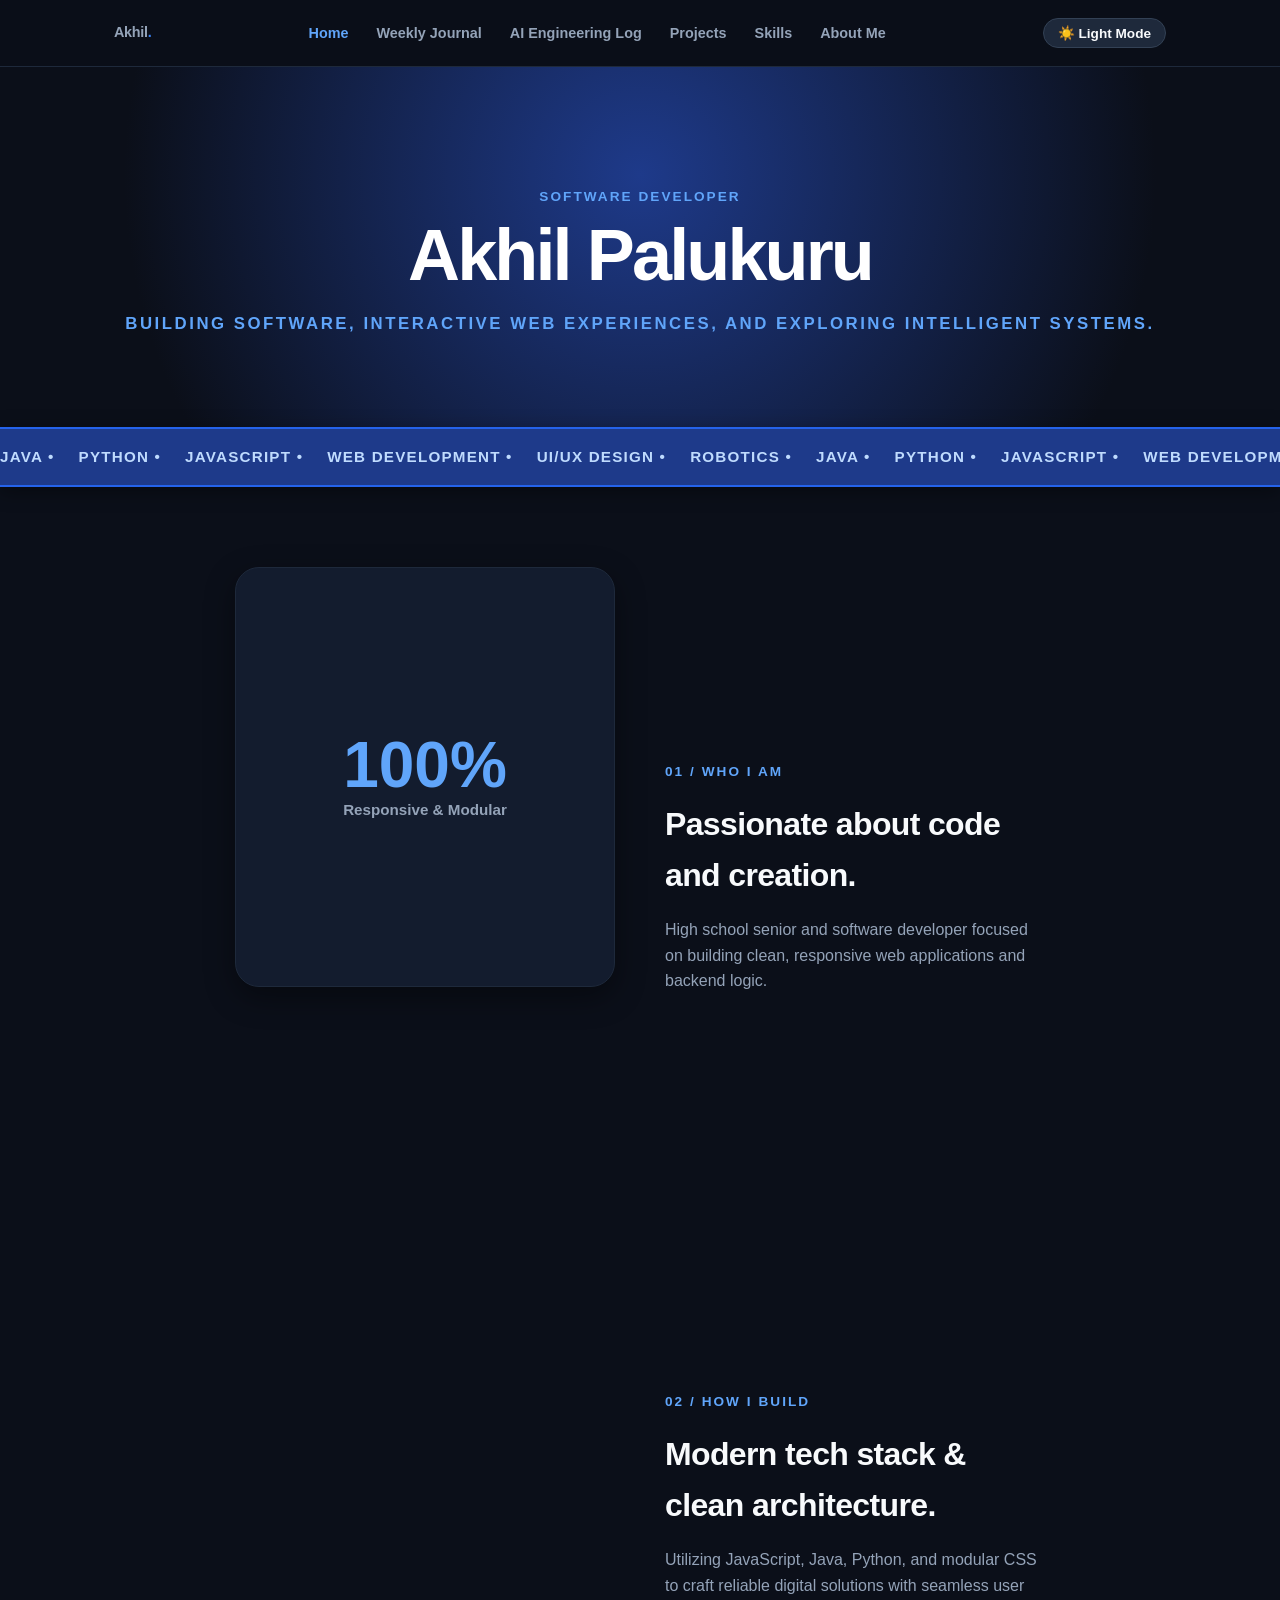
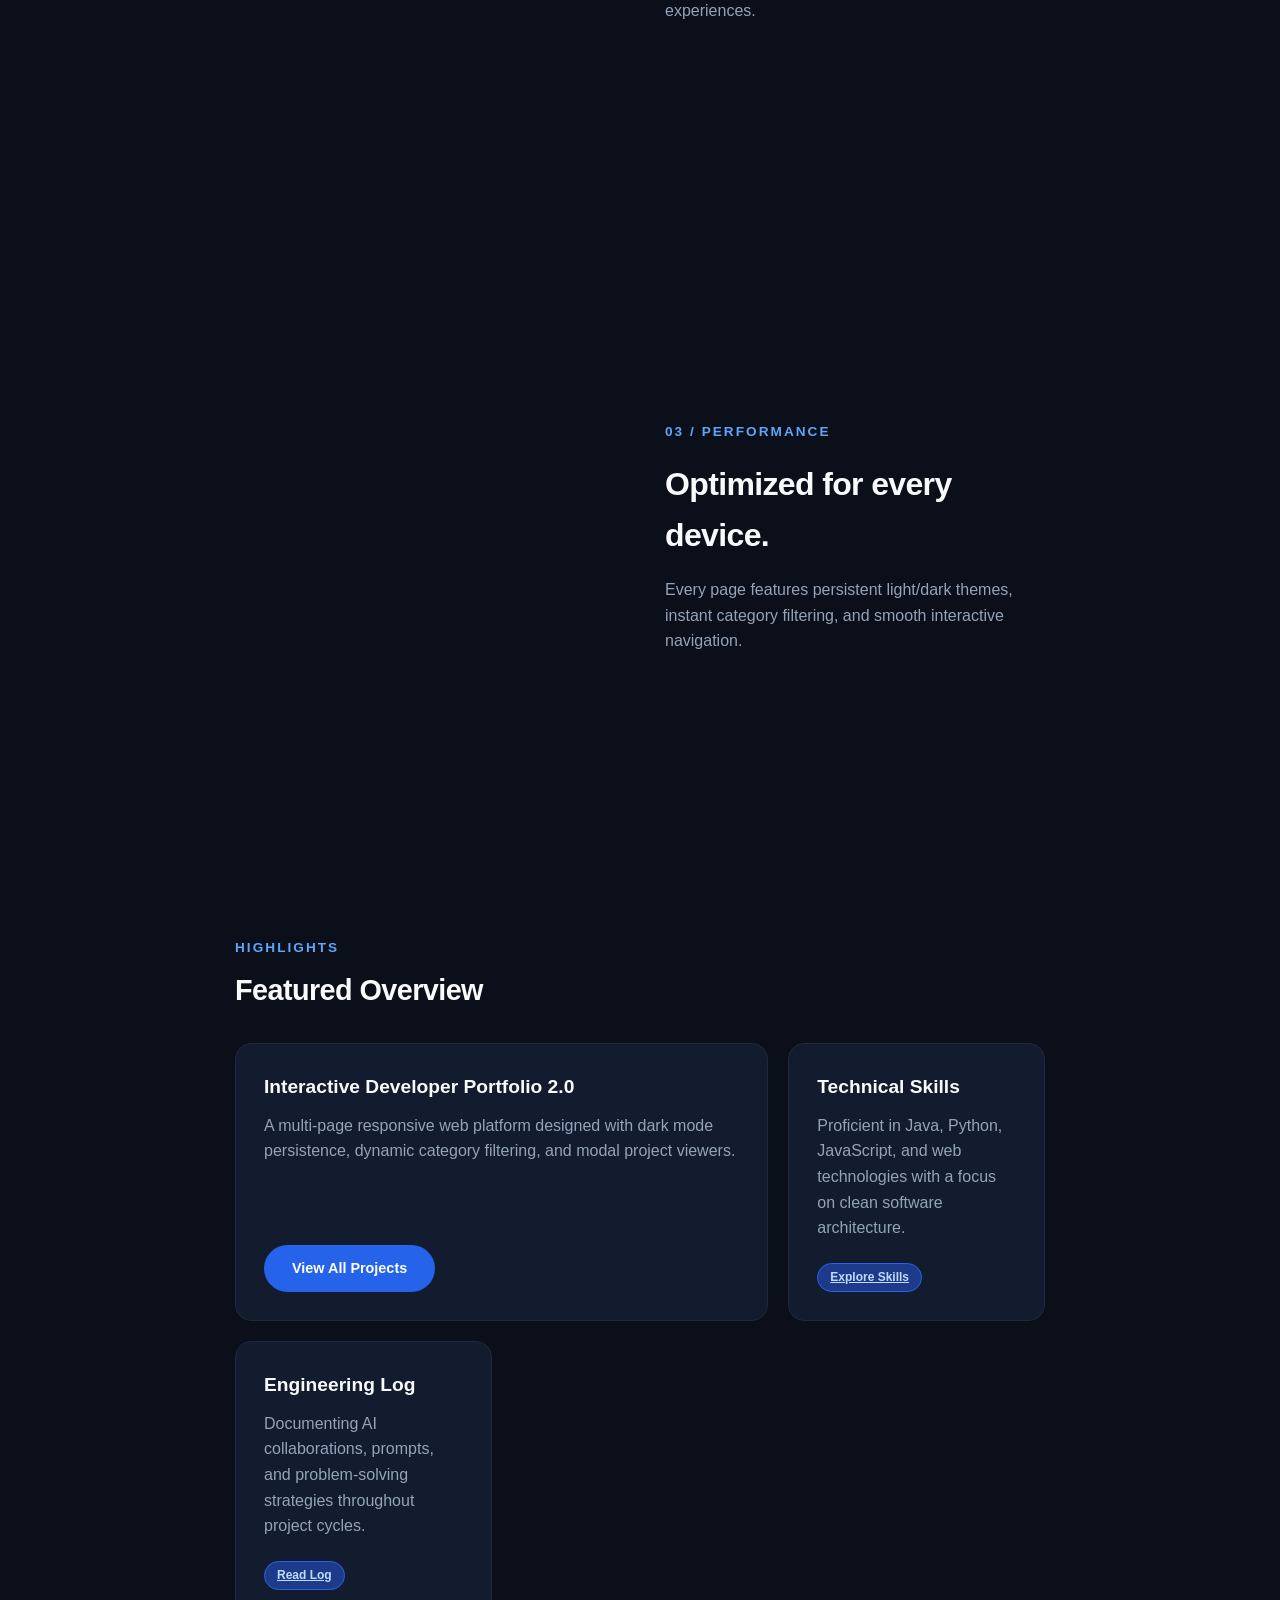
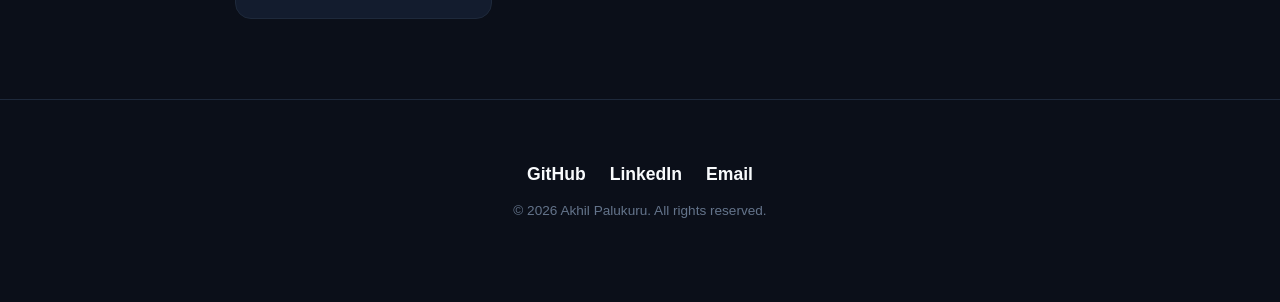
<file: index.html>
<!DOCTYPE html>
<html lang="en">
<head>
  <meta charset="UTF-8">
  <meta name="viewport" content="width=device-width, initial-scale=1.0">
  <title>Akhil Palukuru — Developer Portfolio</title>
  <link rel="stylesheet" href="css/styles.css">
</head>
<body class="dark-theme">

  <div class="scroll-progress" id="scrollProgress"></div>

  <nav class="navbar">
    <div class="nav-container">
      <a href="index.html" class="nav-logo">Akhil<span>.</span></a>
      <ul>
        <li><a href="index.html" class="active">Home</a></li>
        <li><a href="journal.html">Weekly Journal</a></li>
        <li><a href="ai-log.html">AI Engineering Log</a></li>
        <li><a href="projects.html">Projects</a></li>
        <li><a href="skills.html">Skills</a></li>
        <li><a href="about.html">About Me</a></li>
      </ul>
    </div>
  </nav>

  <header class="hero-section">
    <span class="section-label">Software Developer</span>
    <h1 class="hero-name">Akhil Palukuru</h1>
    <p class="hero-subtitle">Building software, interactive web experiences, and exploring intelligent systems.</p>
  </header>

  <div class="marquee-container">
    <div class="marquee-content">
      <div class="marquee-track">
        <span>Java &bull;</span>
        <span>Python &bull;</span>
        <span>JavaScript &bull;</span>
        <span>Web Development &bull;</span>
        <span>UI/UX Design &bull;</span>
        <span>Robotics &bull;</span>
      </div>
      <div class="marquee-track" aria-hidden="true">
        <span>Java &bull;</span>
        <span>Python &bull;</span>
        <span>JavaScript &bull;</span>
        <span>Web Development &bull;</span>
        <span>UI/UX Design &bull;</span>
        <span>Robotics &bull;</span>
      </div>
    </div>
  </div>

  <main class="container">
    
    <!-- Scrollytelling Section -->
    <section class="scrolly-container">
      <div class="scrolly-sticky-visual">
        
        <div class="visual-card active" data-step="1">
          <div class="headshot-wrapper">
            <img src="images/akhil.jpg" alt="Akhil Palukuru" class="headshot-mask">
          </div>
        </div>

        <div class="visual-card" data-step="2">
          <div class="code-preview-card">
            <div class="card-header">
              <span class="dot red"></span>
              <span class="dot yellow"></span>
              <span class="dot green"></span>
            </div>
            <pre><code>const portfolio = {
  version: "2.0",
  developer: "Akhil",
  status: "Deployed"
};</code></pre>
          </div>
        </div>

        <div class="visual-card" data-step="3">
          <div class="stats-badge-card">
            <span class="badge-number">100%</span>
            <span class="badge-text">Responsive & Modular</span>
          </div>
        </div>

      </div>

      <div class="scrolly-content">
        <div class="scrolly-step" data-step="1">
          <span class="section-label">01 / WHO I AM</span>
          <h2>Passionate about code and creation.</h2>
          <p>High school senior and software developer focused on building clean, responsive web applications and backend logic.</p>
        </div>

        <div class="scrolly-step" data-step="2">
          <span class="section-label">02 / HOW I BUILD</span>
          <h2>Modern tech stack & clean architecture.</h2>
          <p>Utilizing JavaScript, Java, Python, and modular CSS to craft reliable digital solutions with seamless user experiences.</p>
        </div>

        <div class="scrolly-step" data-step="3">
          <span class="section-label">03 / PERFORMANCE</span>
          <h2>Optimized for every device.</h2>
          <p>Every page features persistent light/dark themes, instant category filtering, and smooth interactive navigation.</p>
        </div>
      </div>
    </section>

    <!-- Featured Work Bento Section -->
    <section class="bento-section">
      <span class="section-label">HIGHLIGHTS</span>
      <h2 style="font-size: 1.8rem; margin-top: 8px; margin-bottom: 24px;">Featured Overview</h2>

      <div class="bento-grid">
        <div class="bento-card bento-wide">
          <div>
            <h3>Interactive Developer Portfolio 2.0</h3>
            <p>A multi-page responsive web platform designed with dark mode persistence, dynamic category filtering, and modal project viewers.</p>
          </div>
          <div>
            <a href="projects.html" class="btn">View All Projects</a>
          </div>
        </div>

        <div class="bento-card">
          <div>
            <h3>Technical Skills</h3>
            <p>Proficient in Java, Python, JavaScript, and web technologies with a focus on clean software architecture.</p>
          </div>
          <div>
            <a href="skills.html" class="tag">Explore Skills</a>
          </div>
        </div>

        <div class="bento-card">
          <div>
            <h3>Engineering Log</h3>
            <p>Documenting AI collaborations, prompts, and problem-solving strategies throughout project cycles.</p>
          </div>
          <div>
            <a href="ai-log.html" class="tag">Read Log</a>
          </div>
        </div>
      </div>
    </section>
  </main>

  <footer class="footer">
    <div class="footer-links">
      <a href="https://github.com" target="_blank" rel="noopener">GitHub</a>
      <a href="https://linkedin.com" target="_blank" rel="noopener">LinkedIn</a>
      <a href="mailto:example@email.com">Email</a>
    </div>
    <p class="footer-copy">&copy; 2026 Akhil Palukuru. All rights reserved.</p>
  </footer>

  <script src="js/script.js"></script>
</body>
</html>
</file>
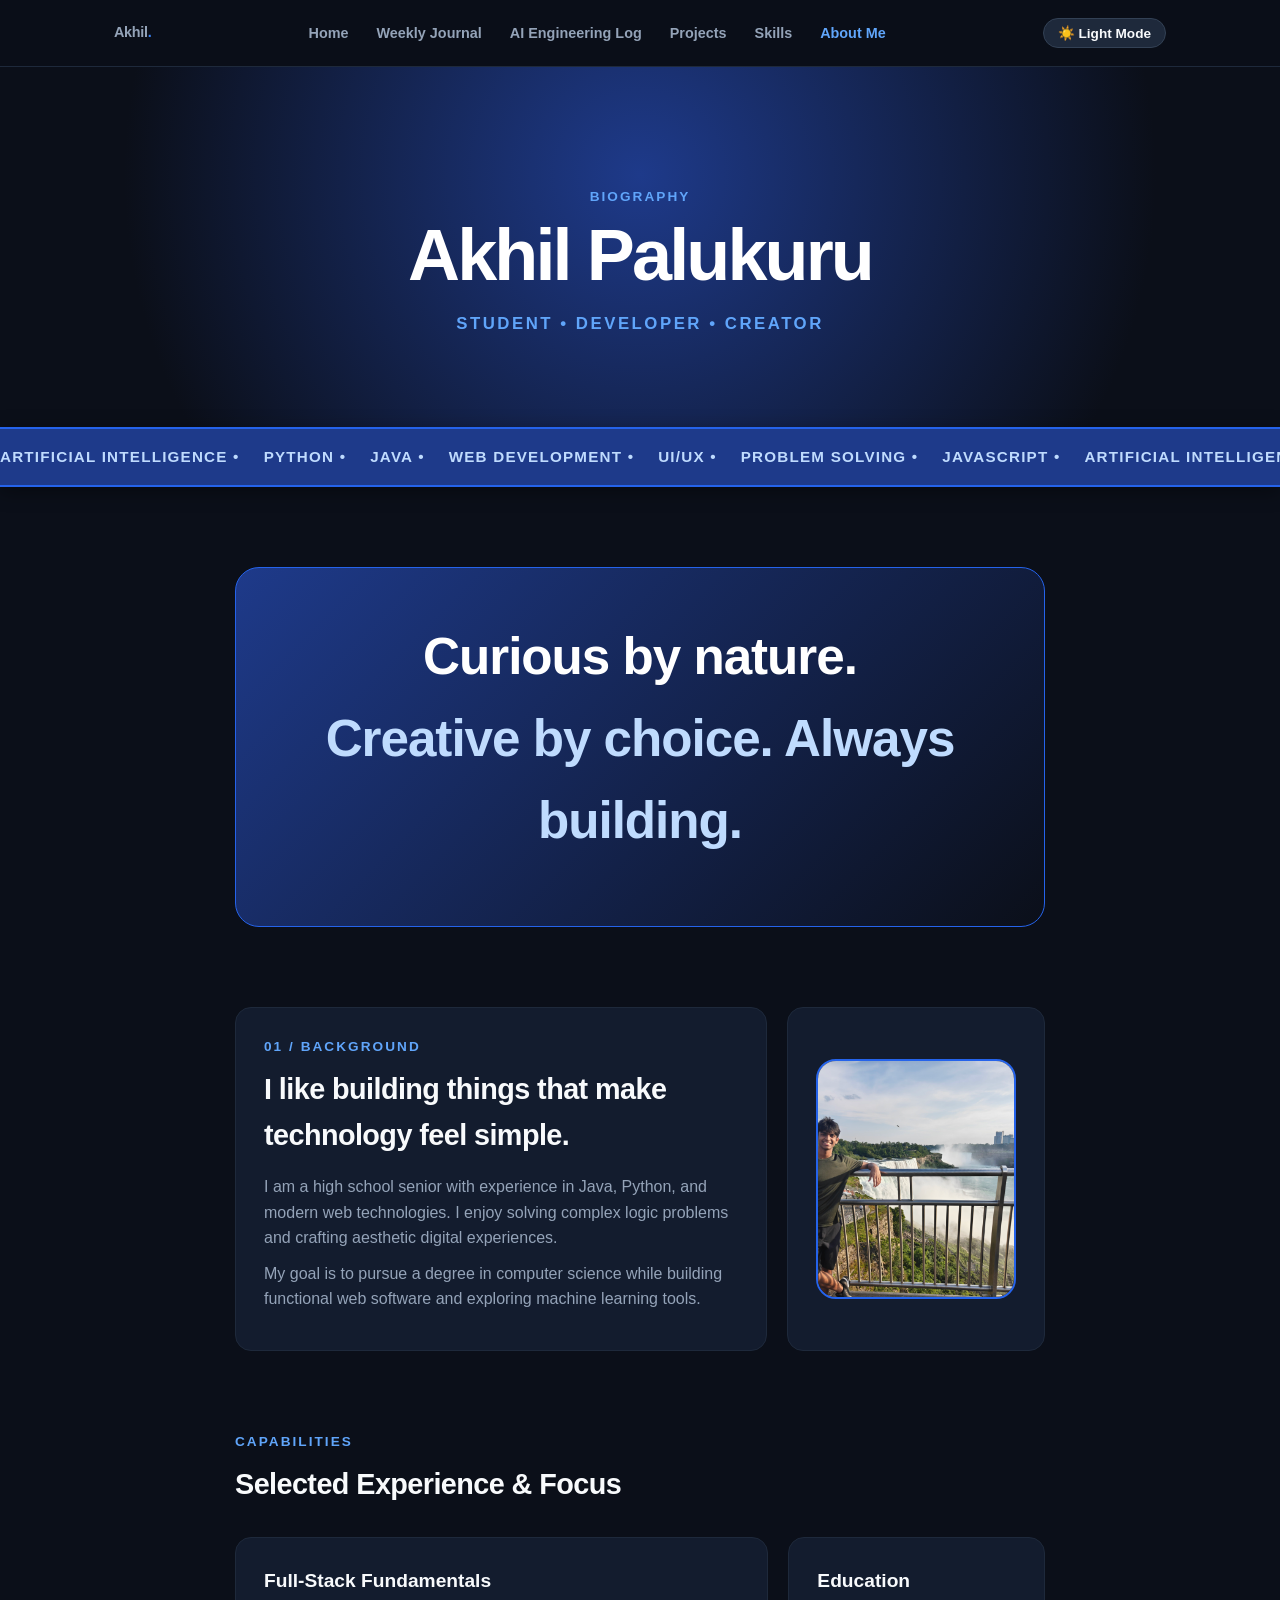
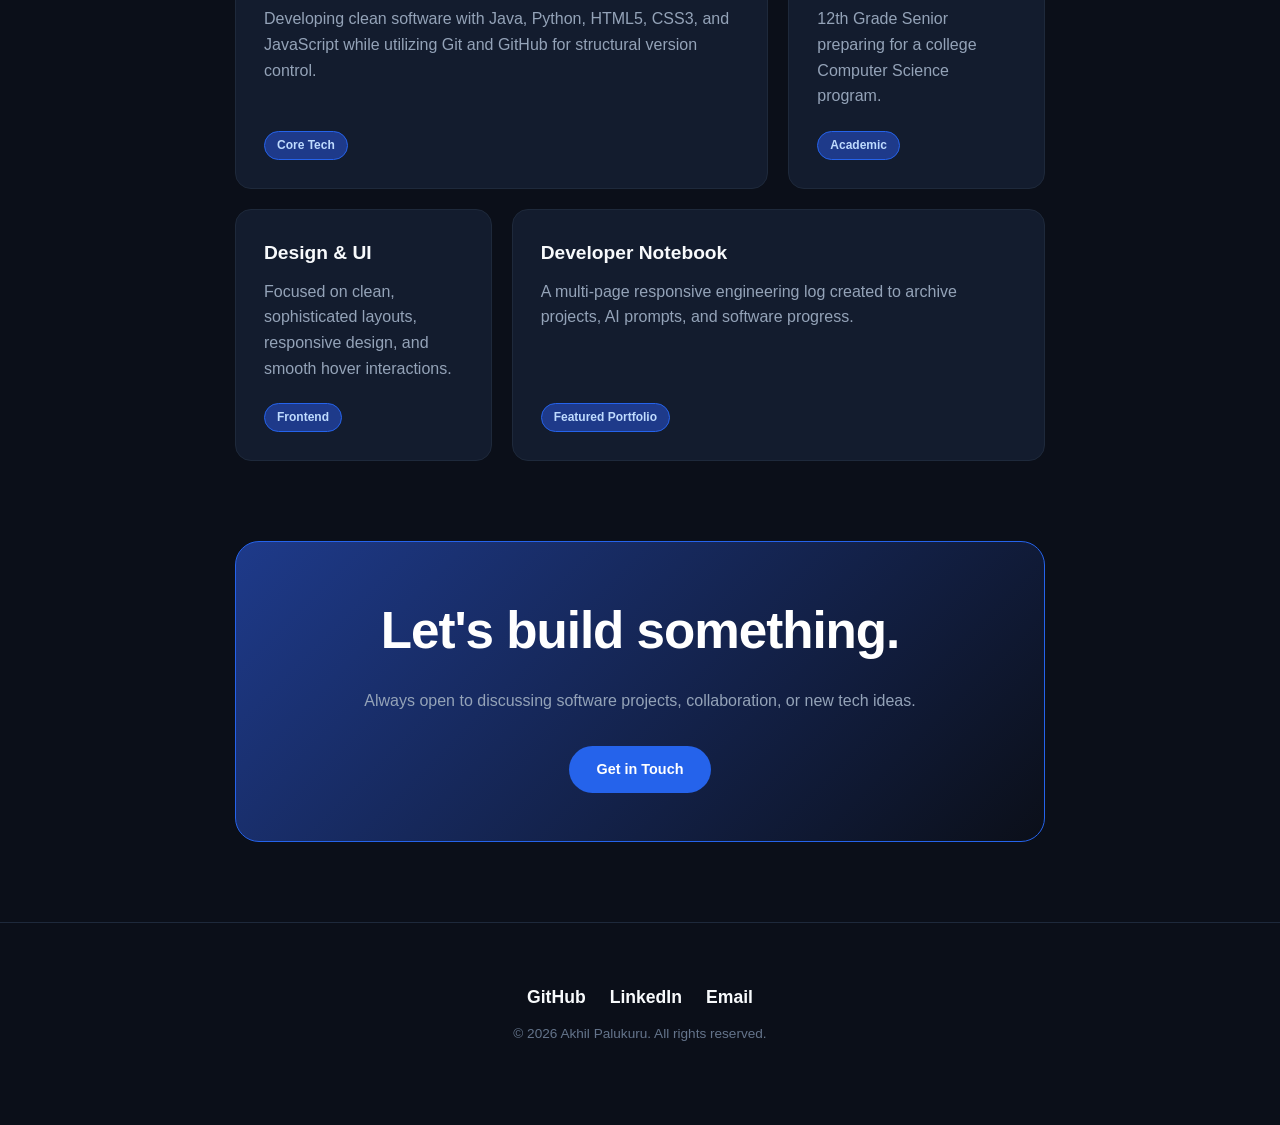
<file: about.html>
<!DOCTYPE html>
<html lang="en">
<head>
    <meta charset="UTF-8">
    <meta name="viewport" content="width=device-width, initial-scale=1.0">
    <title>About Me — Akhil Palukuru</title>
    <link rel="stylesheet" href="css/styles.css">
</head>
<body class="dark-theme">

<!-- Scroll Progress Bar -->
<div class="scroll-progress" id="scrollProgress"></div>

<!-- Navigation Bar -->
<nav class="navbar">
    <div class="nav-container">
        <a href="index.html" class="nav-logo">Akhil<span>.</span></a>
        <ul>
            <li><a href="index.html">Home</a></li>
            <li><a href="journal.html">Weekly Journal</a></li>
            <li><a href="ai-log.html">AI Engineering Log</a></li>
            <li><a href="projects.html">Projects</a></li>
            <li><a href="skills.html">Skills</a></li>
            <li><a href="about.html" class="active">About Me</a></li>
        </ul>
    </div>
</nav>

<!-- Hero Section -->
<header class="hero-section">
    <span class="section-label">Biography</span>
    <h1 class="hero-name">Akhil Palukuru</h1>
    <p class="hero-subtitle">Student &bull; Developer &bull; Creator</p>
</header>

<!-- Marquee Banner -->
<div class="marquee-container">
    <div class="marquee-content">
        <div class="marquee-track">
            <span>Artificial Intelligence &bull;</span>
            <span>Python &bull;</span>
            <span>Java &bull;</span>
            <span>Web Development &bull;</span>
            <span>UI/UX &bull;</span>
            <span>Problem Solving &bull;</span>
            <span>JavaScript &bull;</span>
        </div>
        <div class="marquee-track" aria-hidden="true">
            <span>Artificial Intelligence &bull;</span>
            <span>Python &bull;</span>
            <span>Java &bull;</span>
            <span>Web Development &bull;</span>
            <span>UI/UX &bull;</span>
            <span>Problem Solving &bull;</span>
            <span>JavaScript &bull;</span>
        </div>
    </div>
</div>

<main class="container">

    <!-- Statement Section -->
    <section class="editorial-statement">
        <h2>Curious by nature. <br><span class="muted">Creative by choice. Always building.</span></h2>
    </section>

    <!-- About Grid Section -->
    <section class="bento-section">
        <div class="bento-grid">
            <div class="bento-card bento-wide">
                <div>
                    <span class="section-label">01 / Background</span>
                    <h2>I like building things that make technology feel simple.</h2>
                    <p>I am a high school senior with experience in Java, Python, and modern web technologies. I enjoy solving complex logic problems and crafting aesthetic digital experiences.</p>
                    <p>My goal is to pursue a degree in computer science while building functional web software and exploring machine learning tools.</p>
                </div>
            </div>

            <div class="bento-card" style="display: flex; align-items: center; justify-content: center;">
                <div class="headshot-wrapper">
                    <img src="images/akhil.jpg" alt="Akhil Palukuru" class="headshot-mask">
                </div>
            </div>
        </div>
    </section>

    <!-- Capabilities Bento Grid -->
    <section class="bento-section">
        <span class="section-label">Capabilities</span>
        <h2>Selected Experience & Focus</h2>

        <div class="bento-grid">
            <div class="bento-card bento-wide">
                <div>
                    <h3>Full-Stack Fundamentals</h3>
                    <p>Developing clean software with Java, Python, HTML5, CSS3, and JavaScript while utilizing Git and GitHub for structural version control.</p>
                </div>
                <div>
                    <span class="tag">Core Tech</span>
                </div>
            </div>

            <div class="bento-card">
                <div>
                    <h3>Education</h3>
                    <p>12th Grade Senior preparing for a college Computer Science program.</p>
                </div>
                <div>
                    <span class="tag">Academic</span>
                </div>
            </div>

            <div class="bento-card">
                <div>
                    <h3>Design & UI</h3>
                    <p>Focused on clean, sophisticated layouts, responsive design, and smooth hover interactions.</p>
                </div>
                <div>
                    <span class="tag">Frontend</span>
                </div>
            </div>

            <div class="bento-card bento-wide">
                <div>
                    <h3>Developer Notebook</h3>
                    <p>A multi-page responsive engineering log created to archive projects, AI prompts, and software progress.</p>
                </div>
                <div>
                    <span class="tag">Featured Portfolio</span>
                </div>
            </div>
        </div>
    </section>

    <!-- Call to Action Banner -->
    <section class="editorial-statement">
        <h2>Let's build something.</h2>
        <p class="muted" style="margin-bottom: 20px;">Always open to discussing software projects, collaboration, or new tech ideas.</p>
        <a href="mailto:example@email.com" class="btn">Get in Touch</a>
    </section>

</main>

<!-- Footer Section -->
<footer class="footer">
    <div class="footer-links">
        <a href="https://github.com" target="_blank" rel="noopener">GitHub</a>
        <a href="https://linkedin.com" target="_blank" rel="noopener">LinkedIn</a>
        <a href="mailto:example@email.com">Email</a>
    </div>
    <p class="footer-copy">&copy; 2026 Akhil Palukuru. All rights reserved.</p>
</footer>

<script src="js/script.js"></script>
</body>
</html>
</file>
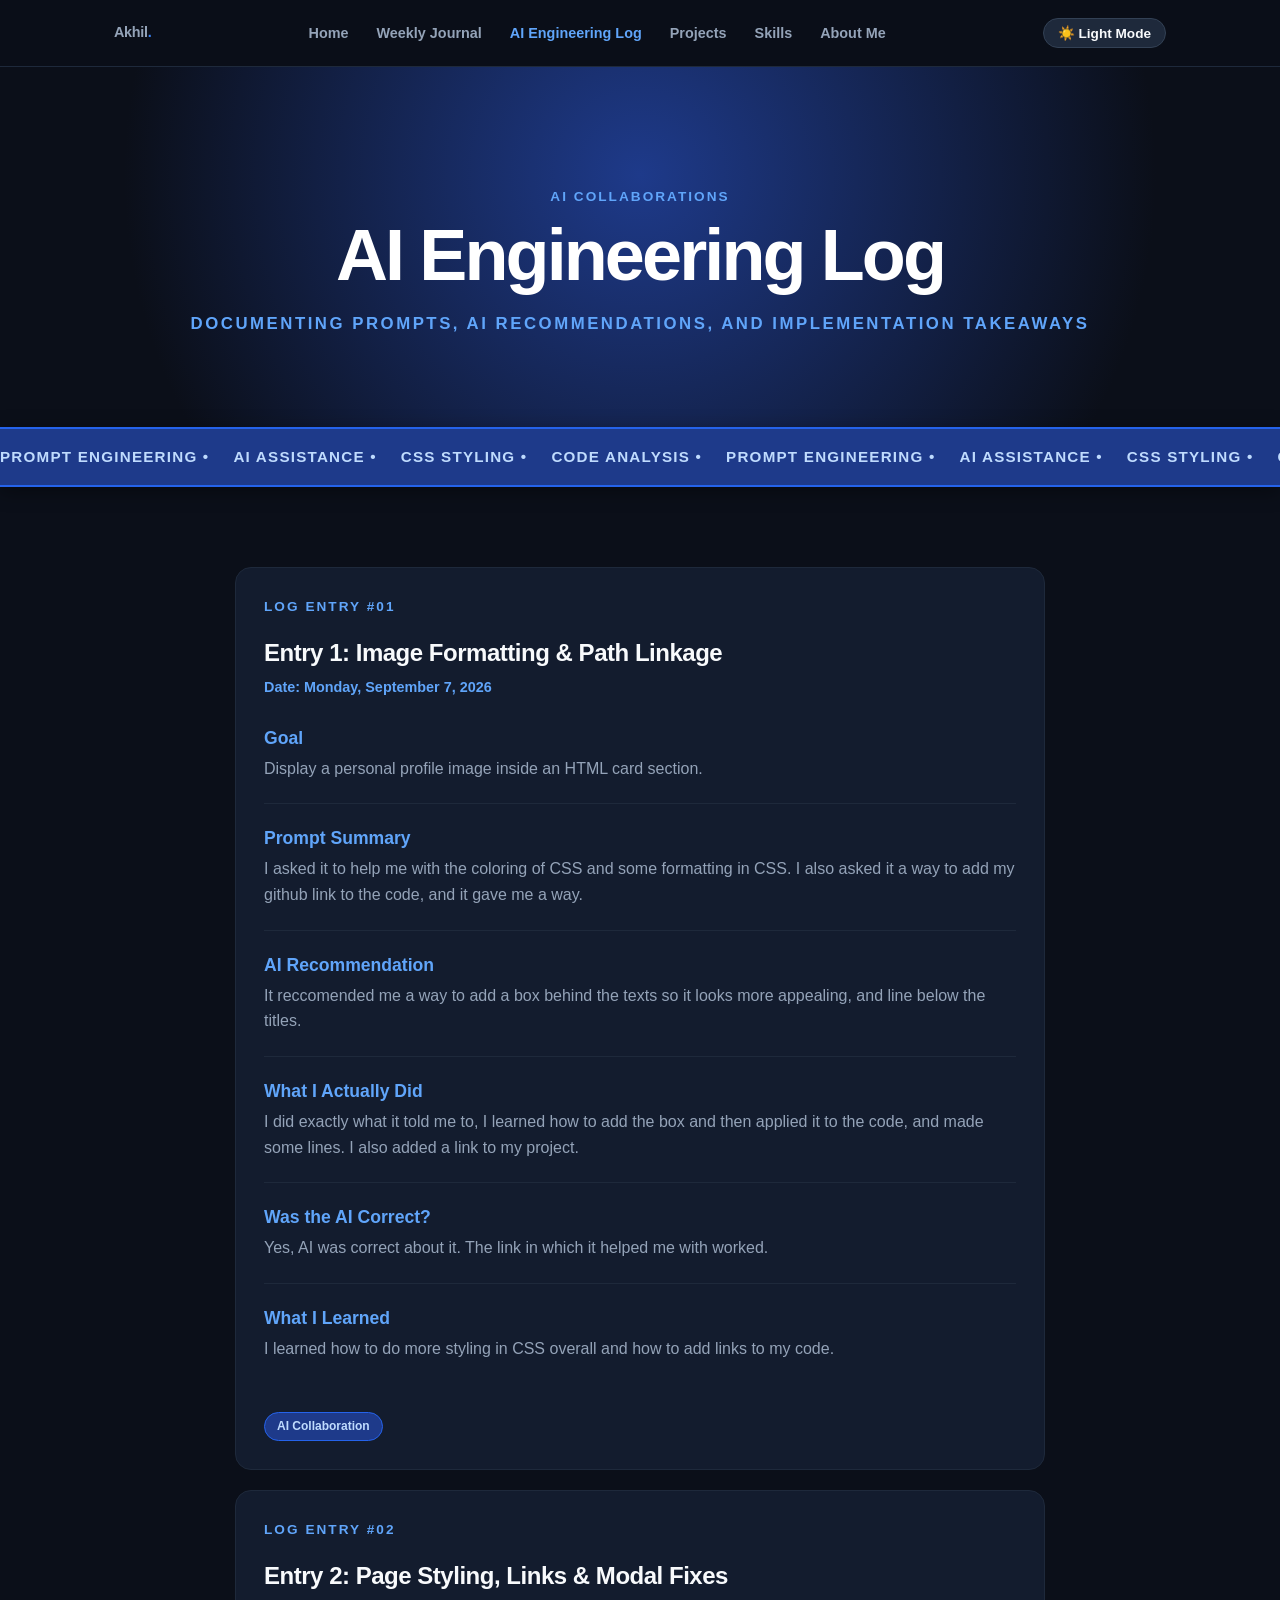
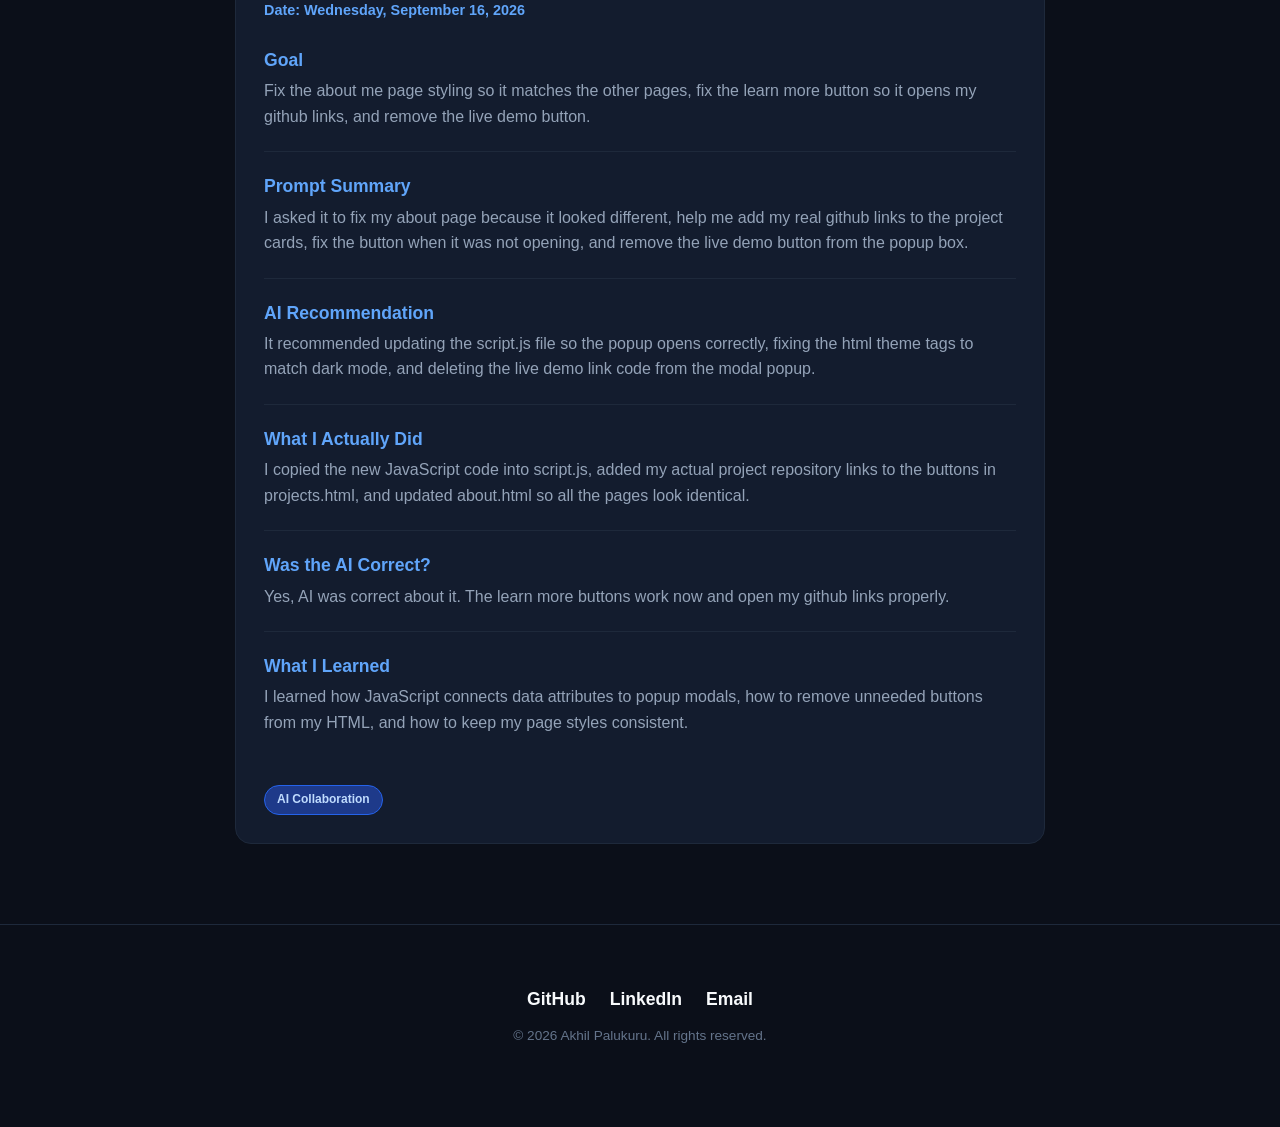
<file: ai-log.html>
<!DOCTYPE html>
<html lang="en">
<head>
    <meta charset="UTF-8">
    <meta name="viewport" content="width=device-width, initial-scale=1.0">
    <title>AI Engineering Log - Developer Portfolio</title>
    <link rel="stylesheet" href="css/styles.css">
</head>
<body class="dark-theme">

<!-- Scroll Progress Bar -->
<div class="scroll-progress" id="scrollProgress"></div>

<!-- Navigation Bar -->
<nav class="navbar">
    <div class="nav-container">
        <a href="index.html" class="nav-logo">Akhil<span>.</span></a>
        <ul>
            <li><a href="index.html">Home</a></li>
            <li><a href="journal.html">Weekly Journal</a></li>
            <li><a href="ai-log.html" class="active">AI Engineering Log</a></li>
            <li><a href="projects.html">Projects</a></li>
            <li><a href="skills.html">Skills</a></li>
            <li><a href="about.html">About Me</a></li>
        </ul>
    </div>
</nav>

<!-- Hero Section -->
<header class="hero-section">
    <span class="section-label">AI Collaborations</span>
    <h1 class="hero-name">AI Engineering Log</h1>
    <p class="hero-subtitle">Documenting prompts, AI recommendations, and implementation takeaways</p>
</header>

<!-- Marquee Banner -->
<div class="marquee-container">
    <div class="marquee-content">
        <div class="marquee-track">
            <span>Prompt Engineering &bull;</span>
            <span>AI Assistance &bull;</span>
            <span>CSS Styling &bull;</span>
            <span>Code Analysis &bull;</span>
        </div>
        <div class="marquee-track" aria-hidden="true">
            <span>Prompt Engineering &bull;</span>
            <span>AI Assistance &bull;</span>
            <span>CSS Styling &bull;</span>
            <span>Code Analysis &bull;</span>
        </div>
    </div>
</div>

<main class="container">
    <!-- AI Log Section -->
    <section class="bento-section">
        <div class="bento-grid" style="grid-template-columns: 1fr;">
            
            <!-- LOG ENTRY #01 -->
            <article class="bento-card bento-wide">
                <span class="section-label">LOG ENTRY #01</span>
                <h2 style="font-size: 1.5rem; margin-top: 8px; margin-bottom: 4px;">Entry 1: Image Formatting & Path Linkage</h2>
                <p style="color: var(--accent); font-size: 0.9rem; font-weight: 600; margin-bottom: 24px;">Date: Monday, September 7, 2026</p>

                <div style="display: flex; flex-direction: column; gap: 20px;">
                    <div class="log-item" style="border-bottom: 1px solid var(--border); padding-bottom: 12px;">
                        <h3 style="color: var(--accent); font-size: 1.1rem; margin-bottom: 4px;">Goal</h3>
                        <p>Display a personal profile image inside an HTML card section.</p>
                    </div>

                    <div class="log-item" style="border-bottom: 1px solid var(--border); padding-bottom: 12px;">
                        <h3 style="color: var(--accent); font-size: 1.1rem; margin-bottom: 4px;">Prompt Summary</h3>
                        <p>I asked it to help me with the coloring of CSS and some formatting in CSS. I also asked it a way to add my github link to the code, and it gave me a way.</p>
                    </div>

                    <div class="log-item" style="border-bottom: 1px solid var(--border); padding-bottom: 12px;">
                        <h3 style="color: var(--accent); font-size: 1.1rem; margin-bottom: 4px;">AI Recommendation</h3>
                        <p>It reccomended me a way to add a box behind the texts so it looks more appealing, and line below the titles.</p>
                    </div>

                    <div class="log-item" style="border-bottom: 1px solid var(--border); padding-bottom: 12px;">
                        <h3 style="color: var(--accent); font-size: 1.1rem; margin-bottom: 4px;">What I Actually Did</h3>
                        <p>I did exactly what it told me to, I learned how to add the box and then applied it to the code, and made some lines. I also added a link to my project.</p>
                    </div>

                    <div class="log-item" style="border-bottom: 1px solid var(--border); padding-bottom: 12px;">
                        <h3 style="color: var(--accent); font-size: 1.1rem; margin-bottom: 4px;">Was the AI Correct?</h3>
                        <p>Yes, AI was correct about it. The link in which it helped me with worked.</p>
                    </div>

                    <div class="log-item" style="padding-bottom: 4px;">
                        <h3 style="color: var(--accent); font-size: 1.1rem; margin-bottom: 4px;">What I Learned</h3>
                        <p>I learned how to do more styling in CSS overall and how to add links to my code.</p>
                    </div>
                </div>

                <div style="margin-top: 24px;">
                    <span class="tag">AI Collaboration</span>
                </div>
            </article>

            <!-- LOG ENTRY #02 -->
            <article class="bento-card bento-wide">
                <span class="section-label">LOG ENTRY #02</span>
                <h2 style="font-size: 1.5rem; margin-top: 8px; margin-bottom: 4px;">Entry 2: Page Styling, Links & Modal Fixes</h2>
                <p style="color: var(--accent); font-size: 0.9rem; font-weight: 600; margin-bottom: 24px;">Date: Wednesday, September 16, 2026</p>

                <div style="display: flex; flex-direction: column; gap: 20px;">
                    <div class="log-item" style="border-bottom: 1px solid var(--border); padding-bottom: 12px;">
                        <h3 style="color: var(--accent); font-size: 1.1rem; margin-bottom: 4px;">Goal</h3>
                        <p>Fix the about me page styling so it matches the other pages, fix the learn more button so it opens my github links, and remove the live demo button.</p>
                    </div>

                    <div class="log-item" style="border-bottom: 1px solid var(--border); padding-bottom: 12px;">
                        <h3 style="color: var(--accent); font-size: 1.1rem; margin-bottom: 4px;">Prompt Summary</h3>
                        <p>I asked it to fix my about page because it looked different, help me add my real github links to the project cards, fix the button when it was not opening, and remove the live demo button from the popup box.</p>
                    </div>

                    <div class="log-item" style="border-bottom: 1px solid var(--border); padding-bottom: 12px;">
                        <h3 style="color: var(--accent); font-size: 1.1rem; margin-bottom: 4px;">AI Recommendation</h3>
                        <p>It recommended updating the script.js file so the popup opens correctly, fixing the html theme tags to match dark mode, and deleting the live demo link code from the modal popup.</p>
                    </div>

                    <div class="log-item" style="border-bottom: 1px solid var(--border); padding-bottom: 12px;">
                        <h3 style="color: var(--accent); font-size: 1.1rem; margin-bottom: 4px;">What I Actually Did</h3>
                        <p>I copied the new JavaScript code into script.js, added my actual project repository links to the buttons in projects.html, and updated about.html so all the pages look identical.</p>
                    </div>

                    <div class="log-item" style="border-bottom: 1px solid var(--border); padding-bottom: 12px;">
                        <h3 style="color: var(--accent); font-size: 1.1rem; margin-bottom: 4px;">Was the AI Correct?</h3>
                        <p>Yes, AI was correct about it. The learn more buttons work now and open my github links properly.</p>
                    </div>

                    <div class="log-item" style="padding-bottom: 4px;">
                        <h3 style="color: var(--accent); font-size: 1.1rem; margin-bottom: 4px;">What I Learned</h3>
                        <p>I learned how JavaScript connects data attributes to popup modals, how to remove unneeded buttons from my HTML, and how to keep my page styles consistent.</p>
                    </div>
                </div>

                <div style="margin-top: 24px;">
                    <span class="tag">AI Collaboration</span>
                </div>
            </article>

        </div>
    </section>
</main>

<!-- Footer Section -->
<footer class="footer">
    <div class="footer-links">
        <a href="https://github.com" target="_blank" rel="noopener">GitHub</a>
        <a href="https://linkedin.com" target="_blank" rel="noopener">LinkedIn</a>
        <a href="mailto:example@email.com">Email</a>
    </div>
    <p class="footer-copy">&copy; 2026 Akhil Palukuru. All rights reserved.</p>
</footer>

<script src="js/script.js"></script>
</body>
</html>
</file>
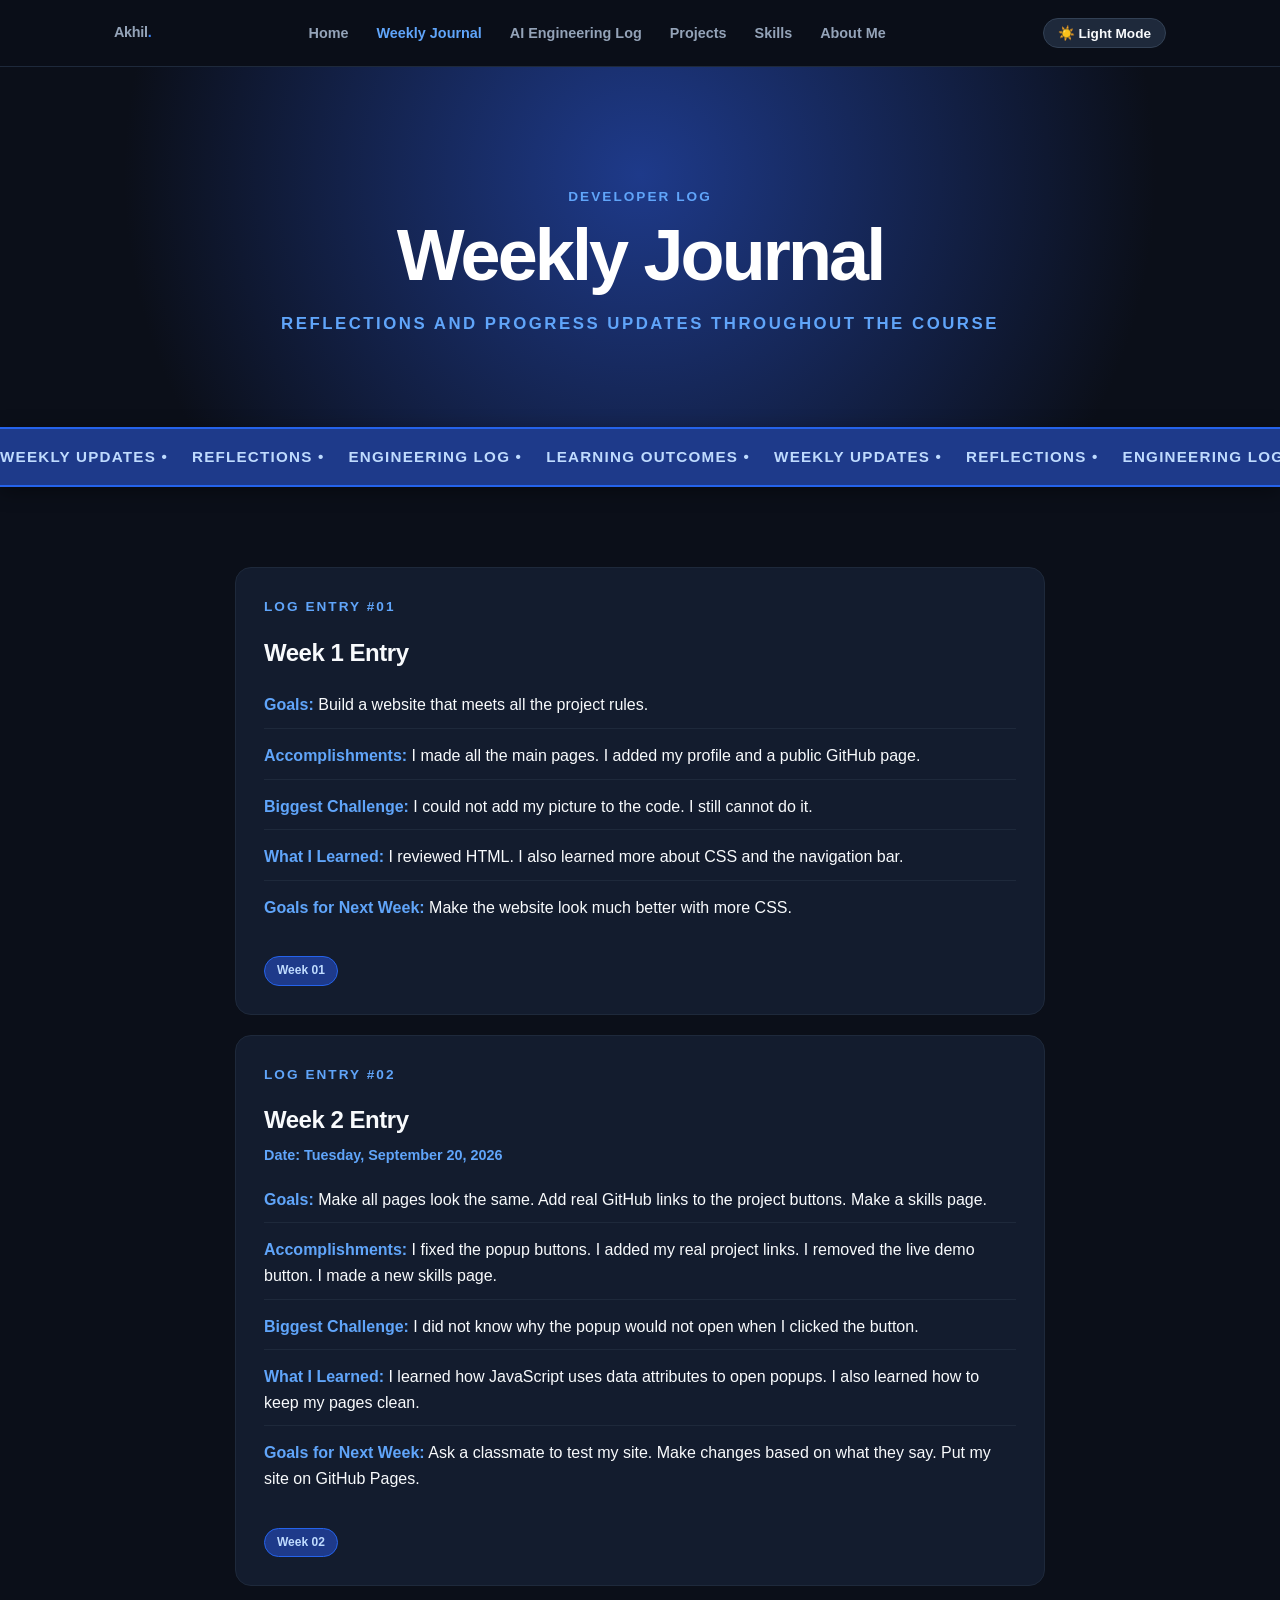
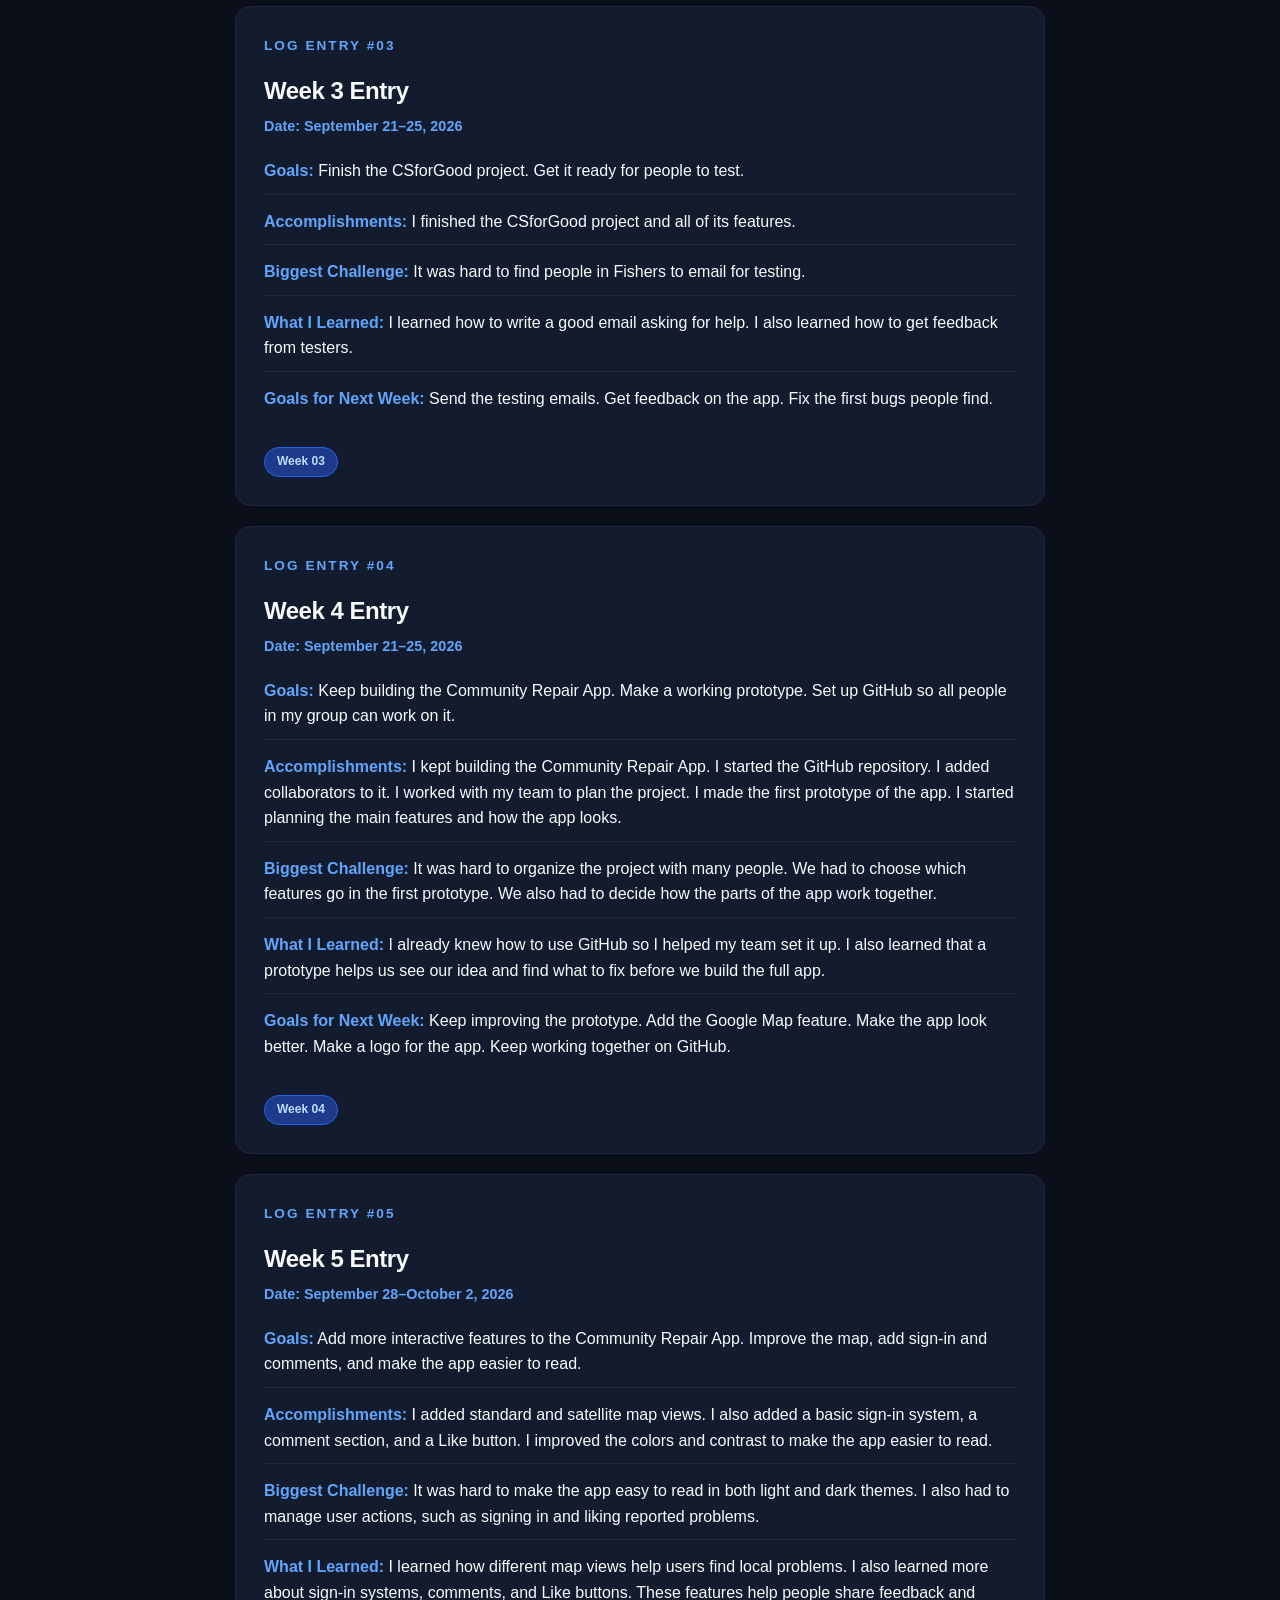
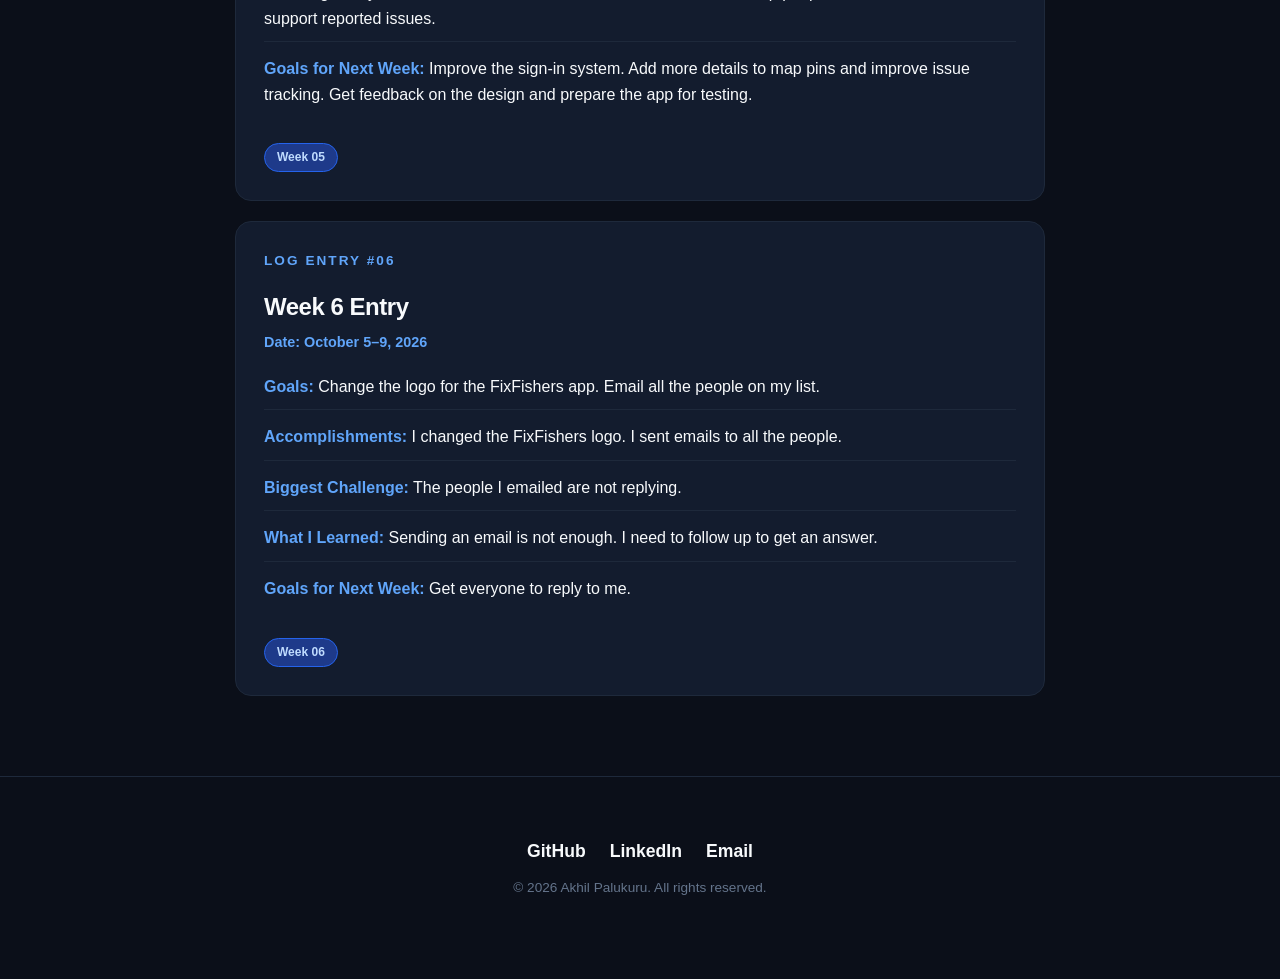
<file: journal.html>
<!DOCTYPE html>
<html lang="en">
<head>
    <meta charset="UTF-8">
    <meta name="viewport" content="width=device-width, initial-scale=1.0">
    <title>Weekly Journal - Developer Portfolio</title>
    <link rel="stylesheet" href="css/styles.css">
</head>
<body class="dark-theme">

<!-- Scroll Progress Bar -->
<div class="scroll-progress" id="scrollProgress"></div>

<!-- Navigation Bar -->
<nav class="navbar">
    <div class="nav-container">
        <a href="index.html" class="nav-logo">Akhil<span>.</span></a>
        <ul>
            <li><a href="index.html">Home</a></li>
            <li><a href="journal.html" class="active">Weekly Journal</a></li>
            <li><a href="ai-log.html">AI Engineering Log</a></li>
            <li><a href="projects.html">Projects</a></li>
            <li><a href="skills.html">Skills</a></li>
            <li><a href="about.html">About Me</a></li>
        </ul>
    </div>
</nav>

<!-- Hero Section -->
<header class="hero-section">
    <span class="section-label">Developer Log</span>
    <h1 class="hero-name">Weekly Journal</h1>
    <p class="hero-subtitle">Reflections and progress updates throughout the course</p>
</header>

<!-- Marquee Banner -->
<div class="marquee-container">
    <div class="marquee-content">
        <div class="marquee-track">
            <span>Weekly Updates &bull;</span>
            <span>Reflections &bull;</span>
            <span>Engineering Log &bull;</span>
            <span>Learning Outcomes &bull;</span>
        </div>
        <div class="marquee-track" aria-hidden="true">
            <span>Weekly Updates &bull;</span>
            <span>Reflections &bull;</span>
            <span>Engineering Log &bull;</span>
            <span>Learning Outcomes &bull;</span>
        </div>
    </div>
</div>

<main class="container">
    <!-- Journal Entries Section -->
    <section class="bento-section">
        <div class="bento-grid" style="grid-template-columns: 1fr;">
            
            <!-- LOG ENTRY #01 -->
            <article class="bento-card bento-wide">
                <span class="section-label">LOG ENTRY #01</span>
                <h2 style="font-size: 1.5rem; margin-top: 8px; margin-bottom: 20px;">Week 1 Entry</h2>
                
                <ul class="styled-list" style="list-style: none; display: flex; flex-direction: column; gap: 14px; padding: 0;">
                    <li style="border-bottom: 1px solid var(--border); padding-bottom: 10px;">
                        <strong style="color: var(--accent);">Goals:</strong> 
                        <span>Build a website that meets all the project rules.</span>
                    </li>
                    <li style="border-bottom: 1px solid var(--border); padding-bottom: 10px;">
                        <strong style="color: var(--accent);">Accomplishments:</strong> 
                        <span>I made all the main pages. I added my profile and a public GitHub page.</span>
                    </li>
                    <li style="border-bottom: 1px solid var(--border); padding-bottom: 10px;">
                        <strong style="color: var(--accent);">Biggest Challenge:</strong> 
                        <span>I could not add my picture to the code. I still cannot do it.</span>
                    </li>
                    <li style="border-bottom: 1px solid var(--border); padding-bottom: 10px;">
                        <strong style="color: var(--accent);">What I Learned:</strong> 
                        <span>I reviewed HTML. I also learned more about CSS and the navigation bar.</span>
                    </li>
                    <li style="padding-bottom: 4px;">
                        <strong style="color: var(--accent);">Goals for Next Week:</strong> 
                        <span>Make the website look much better with more CSS.</span>
                    </li>
                </ul>

                <div style="margin-top: 20px;">
                    <span class="tag">Week 01</span>
                </div>
            </article>

            <!-- LOG ENTRY #02 -->
            <article class="bento-card bento-wide">
                <span class="section-label">LOG ENTRY #02</span>
                <h2 style="font-size: 1.5rem; margin-top: 8px; margin-bottom: 4px;">Week 2 Entry</h2>
                <p style="color: var(--accent); font-size: 0.9rem; font-weight: 600; margin-bottom: 20px;">Date: Tuesday, September 20, 2026</p>
                
                <ul class="styled-list" style="list-style: none; display: flex; flex-direction: column; gap: 14px; padding: 0;">
                    <li style="border-bottom: 1px solid var(--border); padding-bottom: 10px;">
                        <strong style="color: var(--accent);">Goals:</strong> 
                        <span>Make all pages look the same. Add real GitHub links to the project buttons. Make a skills page.</span>
                    </li>
                    <li style="border-bottom: 1px solid var(--border); padding-bottom: 10px;">
                        <strong style="color: var(--accent);">Accomplishments:</strong> 
                        <span>I fixed the popup buttons. I added my real project links. I removed the live demo button. I made a new skills page.</span>
                    </li>
                    <li style="border-bottom: 1px solid var(--border); padding-bottom: 10px;">
                        <strong style="color: var(--accent);">Biggest Challenge:</strong> 
                        <span>I did not know why the popup would not open when I clicked the button.</span>
                    </li>
                    <li style="border-bottom: 1px solid var(--border); padding-bottom: 10px;">
                        <strong style="color: var(--accent);">What I Learned:</strong> 
                        <span>I learned how JavaScript uses data attributes to open popups. I also learned how to keep my pages clean.</span>
                    </li>
                    <li style="padding-bottom: 4px;">
                        <strong style="color: var(--accent);">Goals for Next Week:</strong> 
                        <span>Ask a classmate to test my site. Make changes based on what they say. Put my site on GitHub Pages.</span>
                    </li>
                </ul>

                <div style="margin-top: 20px;">
                    <span class="tag">Week 02</span>
                </div>
            </article>

            <!-- LOG ENTRY #03 -->
            <article class="bento-card bento-wide">
                <span class="section-label">LOG ENTRY #03</span>
                <h2 style="font-size: 1.5rem; margin-top: 8px; margin-bottom: 4px;">Week 3 Entry</h2>
                <p style="color: var(--accent); font-size: 0.9rem; font-weight: 600; margin-bottom: 20px;">Date: September 21–25, 2026</p>
                
                <ul class="styled-list" style="list-style: none; display: flex; flex-direction: column; gap: 14px; padding: 0;">
                    <li style="border-bottom: 1px solid var(--border); padding-bottom: 10px;">
                        <strong style="color: var(--accent);">Goals:</strong> 
                        <span>Finish the CSforGood project. Get it ready for people to test.</span>
                    </li>
                    <li style="border-bottom: 1px solid var(--border); padding-bottom: 10px;">
                        <strong style="color: var(--accent);">Accomplishments:</strong> 
                        <span>I finished the CSforGood project and all of its features.</span>
                    </li>
                    <li style="border-bottom: 1px solid var(--border); padding-bottom: 10px;">
                        <strong style="color: var(--accent);">Biggest Challenge:</strong> 
                        <span>It was hard to find people in Fishers to email for testing.</span>
                    </li>
                    <li style="border-bottom: 1px solid var(--border); padding-bottom: 10px;">
                        <strong style="color: var(--accent);">What I Learned:</strong> 
                        <span>I learned how to write a good email asking for help. I also learned how to get feedback from testers.</span>
                    </li>
                    <li style="padding-bottom: 4px;">
                        <strong style="color: var(--accent);">Goals for Next Week:</strong> 
                        <span>Send the testing emails. Get feedback on the app. Fix the first bugs people find.</span>
                    </li>
                </ul>

                <div style="margin-top: 20px;">
                    <span class="tag">Week 03</span>
                </div>
            </article>

            <!-- LOG ENTRY #04 -->
            <article class="bento-card bento-wide">
                <span class="section-label">LOG ENTRY #04</span>
                <h2 style="font-size: 1.5rem; margin-top: 8px; margin-bottom: 4px;">Week 4 Entry</h2>
                <p style="color: var(--accent); font-size: 0.9rem; font-weight: 600; margin-bottom: 20px;">Date: September 21–25, 2026</p>
                
                <ul class="styled-list" style="list-style: none; display: flex; flex-direction: column; gap: 14px; padding: 0;">
                    <li style="border-bottom: 1px solid var(--border); padding-bottom: 10px;">
                        <strong style="color: var(--accent);">Goals:</strong> 
                        <span>Keep building the Community Repair App. Make a working prototype. Set up GitHub so all people in my group can work on it.</span>
                    </li>
                    <li style="border-bottom: 1px solid var(--border); padding-bottom: 10px;">
                        <strong style="color: var(--accent);">Accomplishments:</strong> 
                        <span>I kept building the Community Repair App. I started the GitHub repository. I added collaborators to it. I worked with my team to plan the project. I made the first prototype of the app. I started planning the main features and how the app looks.</span>
                    </li>
                    <li style="border-bottom: 1px solid var(--border); padding-bottom: 10px;">
                        <strong style="color: var(--accent);">Biggest Challenge:</strong> 
                        <span>It was hard to organize the project with many people. We had to choose which features go in the first prototype. We also had to decide how the parts of the app work together.</span>
                    </li>
                    <li style="border-bottom: 1px solid var(--border); padding-bottom: 10px;">
                        <strong style="color: var(--accent);">What I Learned:</strong> 
                        <span>I already knew how to use GitHub so I helped my team set it up. I also learned that a prototype helps us see our idea and find what to fix before we build the full app.</span>
                    </li>
                    <li style="padding-bottom: 4px;">
                        <strong style="color: var(--accent);">Goals for Next Week:</strong> 
                        <span>Keep improving the prototype. Add the Google Map feature. Make the app look better. Make a logo for the app. Keep working together on GitHub.</span>
                    </li>
                </ul>

                <div style="margin-top: 20px;">
                    <span class="tag">Week 04</span>
                </div>
            </article>
                        <!-- LOG ENTRY #05 -->
            <article class="bento-card bento-wide">
                <span class="section-label">LOG ENTRY #05</span>
                <h2 style="font-size: 1.5rem; margin-top: 8px; margin-bottom: 4px;">Week 5 Entry</h2>
                <p style="color: var(--accent); font-size: 0.9rem; font-weight: 600; margin-bottom: 20px;">Date: September 28–October 2, 2026</p>

                <ul class="styled-list" style="list-style: none; display: flex; flex-direction: column; gap: 14px; padding: 0;">
                    <li style="border-bottom: 1px solid var(--border); padding-bottom: 10px;">
                        <strong style="color: var(--accent);">Goals:</strong>
                        <span>Add more interactive features to the Community Repair App. Improve the map, add sign-in and comments, and make the app easier to read.</span>
                    </li>
                    <li style="border-bottom: 1px solid var(--border); padding-bottom: 10px;">
                        <strong style="color: var(--accent);">Accomplishments:</strong>
                        <span>I added standard and satellite map views. I also added a basic sign-in system, a comment section, and a Like button. I improved the colors and contrast to make the app easier to read.</span>
                    </li>
                    <li style="border-bottom: 1px solid var(--border); padding-bottom: 10px;">
                        <strong style="color: var(--accent);">Biggest Challenge:</strong>
                        <span>It was hard to make the app easy to read in both light and dark themes. I also had to manage user actions, such as signing in and liking reported problems.</span>
                    </li>
                    <li style="border-bottom: 1px solid var(--border); padding-bottom: 10px;">
                        <strong style="color: var(--accent);">What I Learned:</strong>
                        <span>I learned how different map views help users find local problems. I also learned more about sign-in systems, comments, and Like buttons. These features help people share feedback and support reported issues.</span>
                    </li>
                    <li style="padding-bottom: 4px;">
                        <strong style="color: var(--accent);">Goals for Next Week:</strong>
                        <span>Improve the sign-in system. Add more details to map pins and improve issue tracking. Get feedback on the design and prepare the app for testing.</span>
                    </li>
                </ul>

                <div style="margin-top: 20px;">
                    <span class="tag">Week 05</span>
                </div>
            </article>

            <!-- LOG ENTRY #06 -->
            <article class="bento-card bento-wide">
                <span class="section-label">LOG ENTRY #06</span>
                <h2 style="font-size: 1.5rem; margin-top: 8px; margin-bottom: 4px;">Week 6 Entry</h2>
                <p style="color: var(--accent); font-size: 0.9rem; font-weight: 600; margin-bottom: 20px;">Date: October 5–9, 2026</p>
                
                <ul class="styled-list" style="list-style: none; display: flex; flex-direction: column; gap: 14px; padding: 0;">
                    <li style="border-bottom: 1px solid var(--border); padding-bottom: 10px;">
                        <strong style="color: var(--accent);">Goals:</strong> 
                        <span>Change the logo for the FixFishers app. Email all the people on my list.</span>
                    </li>
                    <li style="border-bottom: 1px solid var(--border); padding-bottom: 10px;">
                        <strong style="color: var(--accent);">Accomplishments:</strong> 
                        <span>I changed the FixFishers logo. I sent emails to all the people.</span>
                    </li>
                    <li style="border-bottom: 1px solid var(--border); padding-bottom: 10px;">
                        <strong style="color: var(--accent);">Biggest Challenge:</strong> 
                        <span>The people I emailed are not replying.</span>
                    </li>
                    <li style="border-bottom: 1px solid var(--border); padding-bottom: 10px;">
                        <strong style="color: var(--accent);">What I Learned:</strong> 
                        <span>Sending an email is not enough. I need to follow up to get an answer.</span>
                    </li>
                    <li style="padding-bottom: 4px;">
                        <strong style="color: var(--accent);">Goals for Next Week:</strong> 
                        <span>Get everyone to reply to me.</span>
                    </li>
                </ul>

                <div style="margin-top: 20px;">
                    <span class="tag">Week 06</span>
                </div>
            </article>

        </div>
    </section>
</main>


<!-- Footer Section -->
<footer class="footer">
    <div class="footer-links">
        <a href="https://github.com" target="_blank" rel="noopener">GitHub</a>
        <a href="https://linkedin.com" target="_blank" rel="noopener">LinkedIn</a>
        <a href="mailto:example@email.com">Email</a>
    </div>
    <p class="footer-copy">&copy; 2026 Akhil Palukuru. All rights reserved.</p>
</footer>

<script src="js/script.js"></script>
</body>
</html>
</file>
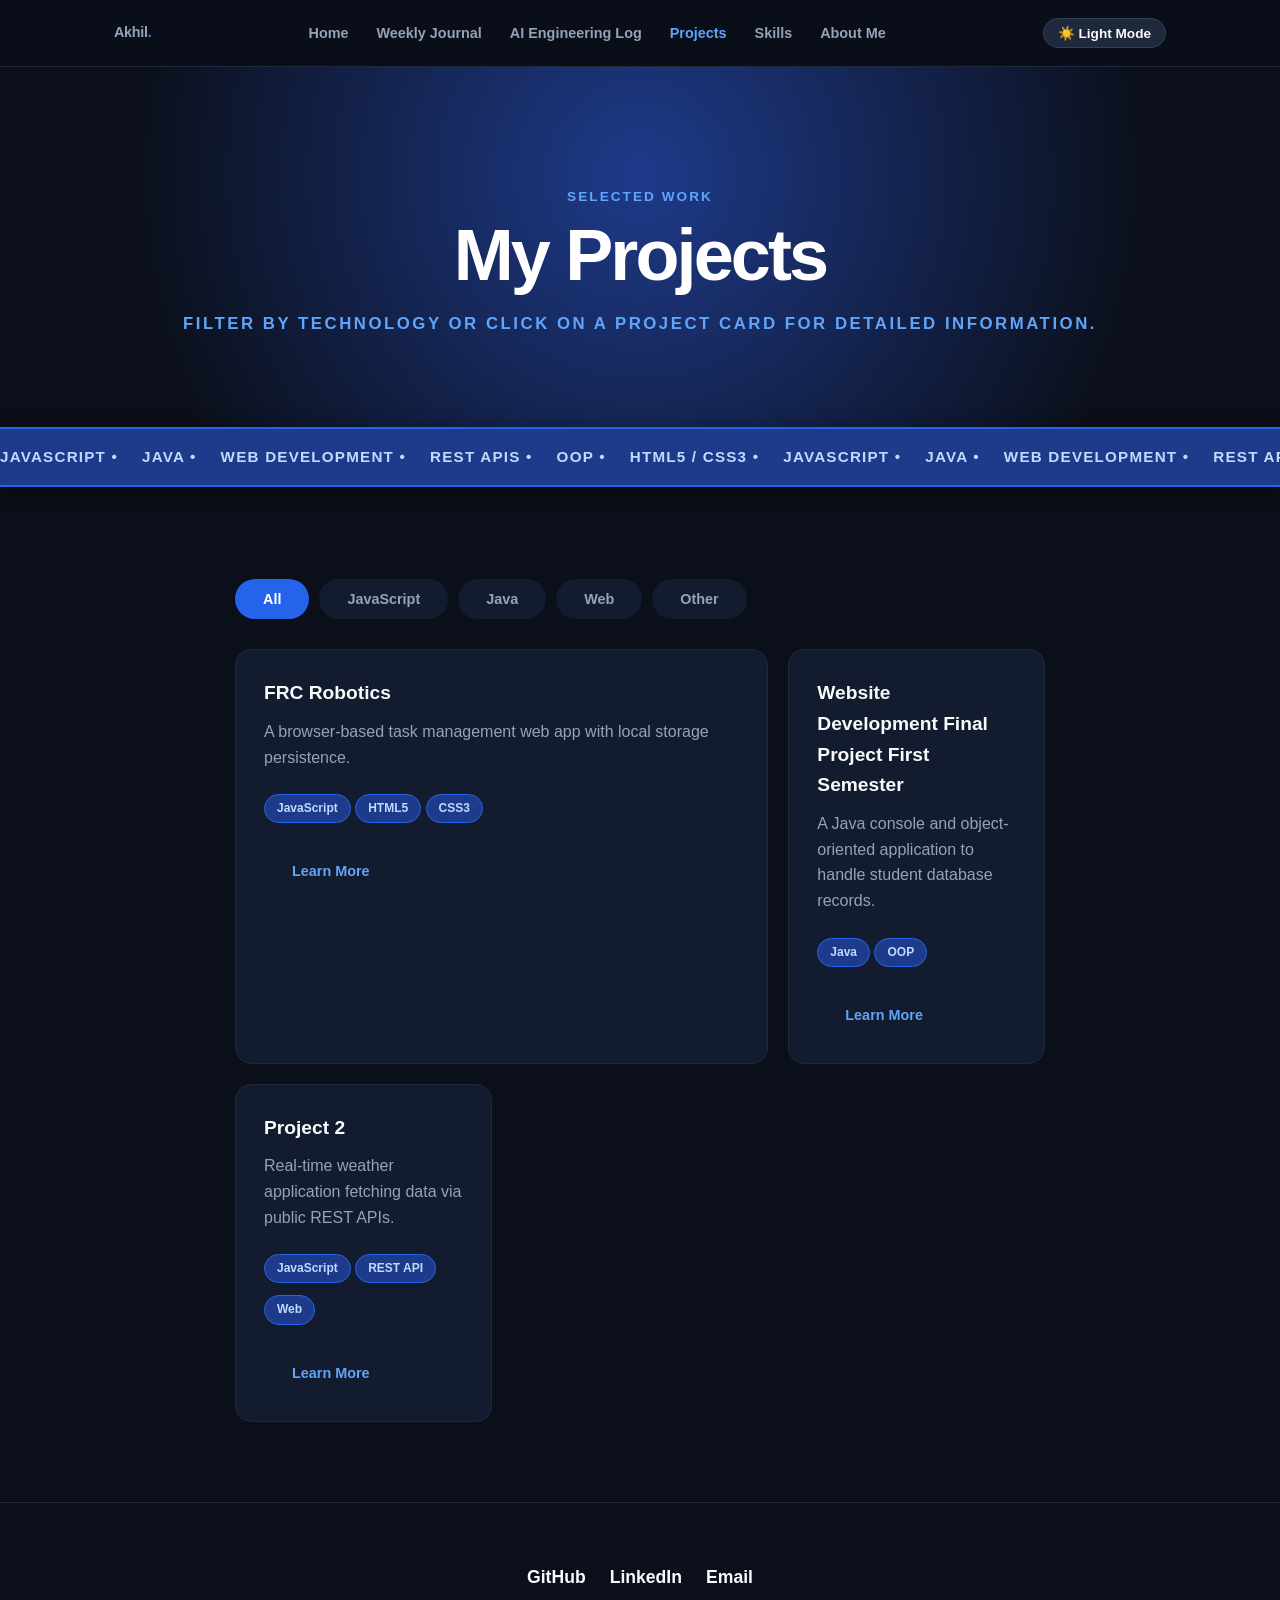
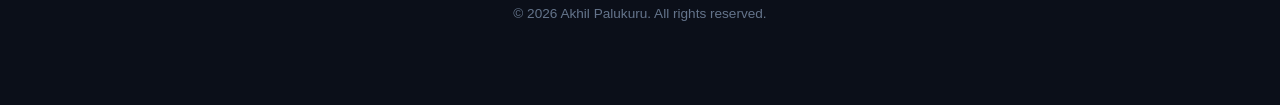
<file: projects.html>
<!DOCTYPE html>
<html lang="en">
<head>
  <meta charset="UTF-8">
  <meta name="viewport" content="width=device-width, initial-scale=1.0">
  <title>Projects | Developer Portfolio</title>
  <link rel="stylesheet" href="css/styles.css">
</head>
<body class="dark-theme">

  <!-- Scroll Progress Bar -->
  <div class="scroll-progress" id="scrollProgress"></div>

  <!-- Navigation Bar -->
  <nav class="navbar">
    <div class="nav-container">
      <a href="index.html" class="nav-logo">Akhil<span>.</span></a>
      <ul>
        <li><a href="index.html">Home</a></li>
        <li><a href="journal.html">Weekly Journal</a></li>
        <li><a href="ai-log.html">AI Engineering Log</a></li>
        <li><a href="projects.html" class="active">Projects</a></li>
        <li><a href="skills.html">Skills</a></li>
        <li><a href="about.html">About Me</a></li>
      </ul>
    </div>
  </nav>

  <!-- Hero Section -->
  <header class="hero-section">
    <span class="section-label">Selected Work</span>
    <h1 class="hero-name">My Projects</h1>
    <p class="hero-subtitle">Filter by technology or click on a project card for detailed information.</p>
  </header>

  <!-- Marquee Banner -->
  <div class="marquee-container">
    <div class="marquee-content">
      <div class="marquee-track">
        <span>JavaScript &bull;</span>
        <span>Java &bull;</span>
        <span>Web Development &bull;</span>
        <span>REST APIs &bull;</span>
        <span>OOP &bull;</span>
        <span>HTML5 / CSS3 &bull;</span>
      </div>
      <div class="marquee-track" aria-hidden="true">
        <span>JavaScript &bull;</span>
        <span>Java &bull;</span>
        <span>Web Development &bull;</span>
        <span>REST APIs &bull;</span>
        <span>OOP &bull;</span>
        <span>HTML5 / CSS3 &bull;</span>
      </div>
    </div>
  </div>

  <main class="container">
    <!-- Filter Buttons Section -->
    <section class="bento-section">
      <div class="filter-buttons" style="display: flex; gap: 10px; flex-wrap: wrap; margin-bottom: 30px;">
        <button class="filter-btn btn active" data-filter="all">All</button>
        <button class="filter-btn btn" data-filter="javascript">JavaScript</button>
        <button class="filter-btn btn" data-filter="java">Java</button>
        <button class="filter-btn btn" data-filter="web">Web</button>
        <button class="filter-btn btn" data-filter="other">Other</button>
      </div>

      <!-- Projects Grid (Bento Architecture) -->
      <div class="projects-grid bento-grid">
        
        <!-- Project 1 -->
        <article class="project-card bento-card bento-wide" data-category="javascript web">
          <div class="card-content">
            <h3>FRC Robotics</h3>
            <p class="project-desc">A browser-based task management web app with local storage persistence.</p>
            <div class="tech-tags" style="margin-top: 12px; margin-bottom: 16px;">
              <span class="tag">JavaScript</span>
              <span class="tag">HTML5</span>
              <span class="tag">CSS3</span>
            </div>
            <button class="btn btn-secondary open-modal-btn" 
                    data-title="FRC Robotics"
                    data-desc="A dynamic application designed to manage daily tasks, complete with drag-and-drop capability and custom category filtering."
                    data-learned="Learned state management using browser localStorage, event delegation, and accessible DOM manipulation."
                    data-github="https://github.com/FRC5010/FRC5010Example">
              Learn More
            </button>
          </div>
        </article>

        <!-- Project 2 -->
        <article class="project-card bento-card" data-category="java other">
          <div class="card-content">
            <h3>Website Development Final Project First Semester</h3>
            <p class="project-desc">A Java console and object-oriented application to handle student database records.</p>
            <div class="tech-tags" style="margin-top: 12px; margin-bottom: 16px;">
              <span class="tag">Java</span>
              <span class="tag">OOP</span>
            </div>
            <button class="btn btn-secondary open-modal-btn" 
                    data-title="Website Development Final Project First Semester"
                    data-desc="Command-line application that allows administrators to add, update, search, and delete student data."
                    data-learned="Deepened understanding of Java Collections, Object-Oriented Design Principles (OOP), and file I/O handling."
                    data-github="https://github.com/AkhilPalukuru/Final-Project-Sem-1">
              Learn More
            </button>
          </div>
        </article>

        <!-- Project 3 -->
        <article class="project-card bento-card" data-category="javascript web">
          <div class="card-content">
            <h3>Project 2</h3>
            <p class="project-desc">Real-time weather application fetching data via public REST APIs.</p>
            <div class="tech-tags" style="margin-top: 12px; margin-bottom: 16px;">
              <span class="tag">JavaScript</span>
              <span class="tag">REST API</span>
              <span class="tag">Web</span>
            </div>
            <button class="btn btn-secondary open-modal-btn" 
                    data-title="Project 2"
                    data-desc="Fetches global weather forecasts using asynchronous JavaScript requests to OpenWeatherMap API."
                    data-learned="Mastered JavaScript Fetch API, Async/Await asynchronous handling, and JSON parsing."
                    data-github="https://github.com/AkhilPalukuru/Project2">
              Learn More
            </button>
          </div>
        </article>

      </div>
    </section>
  </main>

  <!-- Interactive Project Modal -->
  <div id="project-modal" class="modal" aria-hidden="true" style="position: fixed; top: 0; left: 0; width: 100vw; height: 100vh; display: none; align-items: center; justify-content: center; z-index: 1000;">
    <div class="modal-overlay" tabindex="-1" data-close style="position: absolute; top:0; left:0; width:100%; height:100%; background: rgba(11, 15, 25, 0.8); backdrop-filter: blur(8px);"></div>
    <div class="modal-container bento-card" role="dialog" aria-modal="true" style="position: relative; z-index: 1001; max-width: 500px; width: 90%; background: var(--card); border: 1px solid var(--border); border-radius: 20px; padding: 30px;">
      <button class="modal-close" data-close style="position: absolute; top: 15px; right: 20px; background: none; border: none; color: var(--muted); font-size: 1.8rem; cursor: pointer;">&times;</button>
      <h2 id="modal-title" style="margin-top: 0; margin-bottom: 10px;">Project Title</h2>
      <p id="modal-desc" style="margin-bottom: 20px;">Project Description</p>
      <div class="modal-section" style="margin-bottom: 20px;">
        <h4 style="color: var(--accent); margin-bottom: 6px;">What I Learned:</h4>
        <p id="modal-learned">Key takeaways...</p>
      </div>
      <div class="modal-links" style="display: flex; gap: 12px; margin-top: 10px;">
        <a id="modal-github" href="#" target="_blank" class="btn">GitHub Code</a>
      </div>
    </div>
  </div>

  <!-- Footer Section -->
  <footer class="footer">
    <div class="footer-links">
      <a href="https://github.com" target="_blank" rel="noopener">GitHub</a>
      <a href="https://linkedin.com" target="_blank" rel="noopener">LinkedIn</a>
      <a href="mailto:example@email.com">Email</a>
    </div>
    <p class="footer-copy">&copy; 2026 Akhil Palukuru. All rights reserved.</p>
  </footer>

  <script src="js/script.js"></script>
</body>
</html>
</file>
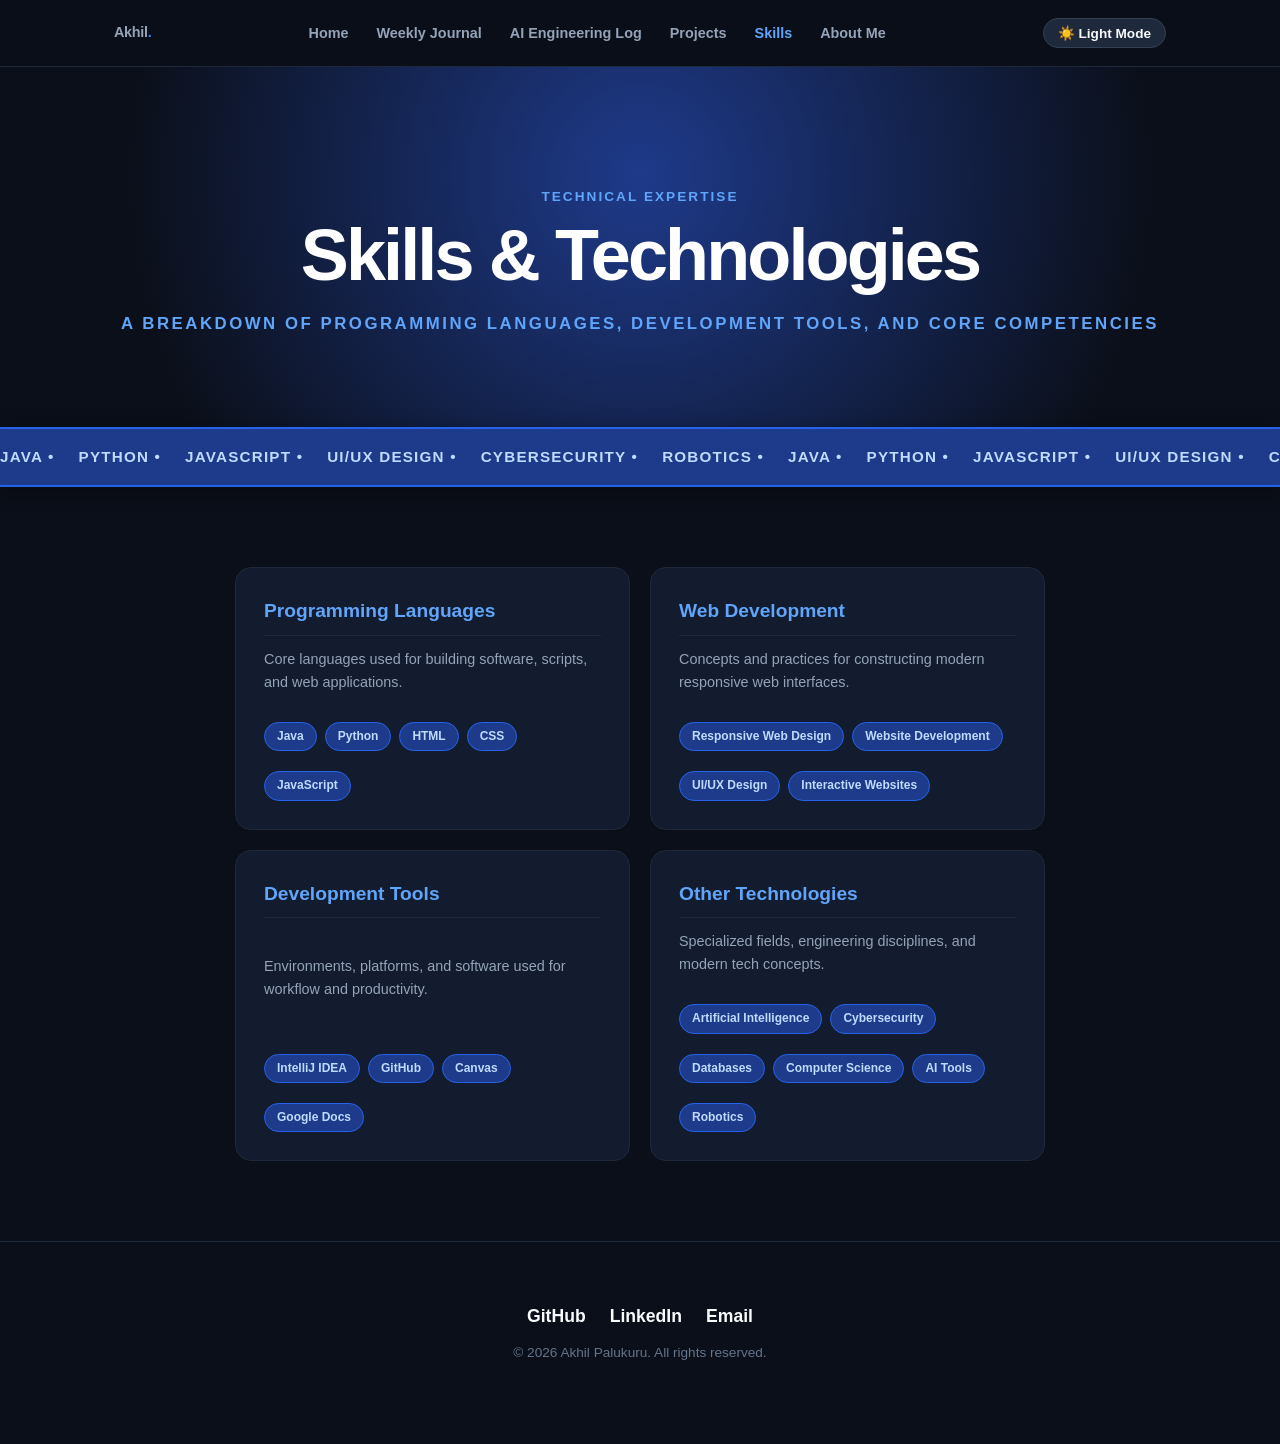
<file: skills.html>
<!DOCTYPE html>
<html lang="en">
<head>
    <meta charset="UTF-8">
    <meta name="viewport" content="width=device-width, initial-scale=1.0">
    <title>Skills | Developer Portfolio</title>
    <link rel="stylesheet" href="css/styles.css">
</head>
<body class="dark-theme">

<!-- Scroll Progress Bar -->
<div class="scroll-progress" id="scrollProgress"></div>

<!-- Navigation Bar -->
<nav class="navbar">
    <div class="nav-container">
        <a href="index.html" class="nav-logo">Akhil<span>.</span></a>
        <ul>
            <li><a href="index.html">Home</a></li>
            <li><a href="journal.html">Weekly Journal</a></li>
            <li><a href="ai-log.html">AI Engineering Log</a></li>
            <li><a href="projects.html">Projects</a></li>
            <li><a href="skills.html" class="active">Skills</a></li>
            <li><a href="about.html">About Me</a></li>
        </ul>
    </div>
</nav>

<!-- Hero Section -->
<header class="hero-section">
    <span class="section-label">TECHNICAL EXPERTISE</span>
    <h1 class="hero-name">Skills & Technologies</h1>
    <p class="hero-subtitle">A breakdown of programming languages, development tools, and core competencies</p>
</header>

<!-- Marquee Banner -->
<div class="marquee-container">
    <div class="marquee-content">
        <div class="marquee-track">
            <span>Java &bull;</span>
            <span>Python &bull;</span>
            <span>JavaScript &bull;</span>
            <span>UI/UX Design &bull;</span>
            <span>Cybersecurity &bull;</span>
            <span>Robotics &bull;</span>
        </div>
        <div class="marquee-track" aria-hidden="true">
            <span>Java &bull;</span>
            <span>Python &bull;</span>
            <span>JavaScript &bull;</span>
            <span>UI/UX Design &bull;</span>
            <span>Cybersecurity &bull;</span>
            <span>Robotics &bull;</span>
        </div>
    </div>
</div>

<main class="container">
    <!-- Skills Grid Section -->
    <section class="bento-section">
        <div class="bento-grid" style="grid-template-columns: repeat(auto-fit, minmax(280px, 1fr)); gap: 20px;">
            
            <!-- Programming Languages -->
            <article class="bento-card">
                <h3 style="color: var(--accent); font-size: 1.2rem; margin-bottom: 12px; border-bottom: 1px solid var(--border); padding-bottom: 8px;">
                    Programming Languages
                </h3>
                <p style="font-size: 0.9rem; margin-bottom: 16px;">Core languages used for building software, scripts, and web applications.</p>
                <div style="display: flex; flex-wrap: wrap; gap: 8px;">
                    <span class="tag">Java</span>
                    <span class="tag">Python</span>
                    <span class="tag">HTML</span>
                    <span class="tag">CSS</span>
                    <span class="tag">JavaScript</span>
                </div>
            </article>

            <!-- Web Development -->
            <article class="bento-card">
                <h3 style="color: var(--accent); font-size: 1.2rem; margin-bottom: 12px; border-bottom: 1px solid var(--border); padding-bottom: 8px;">
                    Web Development
                </h3>
                <p style="font-size: 0.9rem; margin-bottom: 16px;">Concepts and practices for constructing modern responsive web interfaces.</p>
                <div style="display: flex; flex-wrap: wrap; gap: 8px;">
                    <span class="tag">Responsive Web Design</span>
                    <span class="tag">Website Development</span>
                    <span class="tag">UI/UX Design</span>
                    <span class="tag">Interactive Websites</span>
                </div>
            </article>

            <!-- Development Tools -->
            <article class="bento-card">
                <h3 style="color: var(--accent); font-size: 1.2rem; margin-bottom: 12px; border-bottom: 1px solid var(--border); padding-bottom: 8px;">
                    Development Tools
                </h3>
                <p style="font-size: 0.9rem; margin-bottom: 16px;">Environments, platforms, and software used for workflow and productivity.</p>
                <div style="display: flex; flex-wrap: wrap; gap: 8px;">
                    <span class="tag">IntelliJ IDEA</span>
                    <span class="tag">GitHub</span>
                    <span class="tag">Canvas</span>
                    <span class="tag">Google Docs</span>
                </div>
            </article>

            <!-- Other Technologies -->
            <article class="bento-card">
                <h3 style="color: var(--accent); font-size: 1.2rem; margin-bottom: 12px; border-bottom: 1px solid var(--border); padding-bottom: 8px;">
                    Other Technologies
                </h3>
                <p style="font-size: 0.9rem; margin-bottom: 16px;">Specialized fields, engineering disciplines, and modern tech concepts.</p>
                <div style="display: flex; flex-wrap: wrap; gap: 8px;">
                    <span class="tag">Artificial Intelligence</span>
                    <span class="tag">Cybersecurity</span>
                    <span class="tag">Databases</span>
                    <span class="tag">Computer Science</span>
                    <span class="tag">AI Tools</span>
                    <span class="tag">Robotics</span>
                </div>
            </article>

        </div>
    </section>
</main>

<!-- Footer Section -->
<footer class="footer">
    <div class="footer-links">
        <a href="https://github.com" target="_blank" rel="noopener">GitHub</a>
        <a href="https://linkedin.com" target="_blank" rel="noopener">LinkedIn</a>
        <a href="mailto:example@email.com">Email</a>
    </div>
    <p class="footer-copy">&copy; 2026 Akhil Palukuru. All rights reserved.</p>
</footer>

<script src="js/script.js"></script>
</body>
</html>
</file>
<file: css/styles.css>
* {
    box-sizing: border-box;
    margin: 0;
    padding: 0;
}

html {
    scroll-behavior: smooth;
}

/* Theme color variables (used by inline styles in the HTML too) */
:root {
    --accent: #60A5FA;
    --border: #1E293B;
    --card: #131C2E;
    --muted: #94A3B8;
}
html.light-theme,
body.light-theme {
    --accent: #2563EB;
    --border: #E2E8F0;
    --card: #FFFFFF;
    --muted: #475569;
}

/* ======================================================
   THEME VARIABLES & BASE STYLES
   ====================================================== */

body {
    font-family: -apple-system, BlinkMacSystemFont, 'Segoe UI', Roboto, Helvetica, Arial, sans-serif;
    line-height: 1.6;
    padding-bottom: 40px;
    transition: background-color 0.3s ease, color 0.3s ease;
}

/* Dark Theme (Default) */
body,
body.dark-theme,
html.dark-theme body {
    background-color: #0B0F19 !important;
    color: #F8FAFC !important;
}

/* Light Theme Override */
body.light-theme,
html.light-theme body {
    background-color: #F8FAFC !important;
    color: #0F172A !important;
}

.container {
    max-width: 850px;
    margin: 30px auto;
    padding: 0 20px;
}

p {
    margin-bottom: 10px;
    color: #94A3B8;
}

body.light-theme p {
    color: #475569;
}

h2 {
    font-size: 1.8rem;
    color: #F8FAFC;
    letter-spacing: -0.02em;
    margin-bottom: 16px;
}

body.light-theme h2 {
    color: #0F172A;
}

/* ======================================================
   NAVBAR & TOGGLE BUTTON
   ====================================================== */

.navbar {
    background: rgba(11, 15, 25, 0.9);
    backdrop-filter: blur(12px);
    -webkit-backdrop-filter: blur(12px);
    border-bottom: 1px solid #1E293B;
    padding: 18px 0;
    position: sticky;
    top: 0;
    z-index: 100;
}

body.light-theme .navbar {
    background: rgba(255, 255, 255, 0.9);
    border-bottom: 1px solid #E2E8F0;
}

.nav-container {
    max-width: 1100px;
    margin: 0 auto;
    padding: 0 24px;
    display: flex;
    justify-content: space-between;
    align-items: center;
}

.nav-logo {
    font-weight: 700;
    font-size: 1.1rem;
    letter-spacing: -0.02em;
    color: #FFFFFF;
    text-decoration: none;
}

body.light-theme .nav-logo {
    color: #0F172A;
}

.nav-logo span {
    color: #3B82F6;
}

.navbar ul {
    list-style: none;
    display: flex;
    align-items: center;
    gap: 28px;
    flex-wrap: wrap;
}

.navbar a {
    color: #94A3B8;
    text-decoration: none;
    font-weight: 600;
    font-size: 0.9rem;
    transition: color 0.3s ease;
}

body.light-theme .navbar a {
    color: #64748B;
}

.navbar a:hover,
.navbar a.active {
    color: #60A5FA;
}

body.light-theme .navbar a:hover,
body.light-theme .navbar a.active {
    color: #2563EB;
}

.theme-toggle-btn {
    background: #1E293B;
    color: #F8FAFC;
    border: 1px solid #334155;
    padding: 6px 14px;
    border-radius: 20px;
    font-size: 0.85rem;
    font-weight: 600;
    cursor: pointer;
    transition: all 0.3s ease;
}

body.light-theme .theme-toggle-btn {
    background: #E2E8F0;
    color: #0F172A;
    border-color: #CBD5E1;
}

.theme-toggle-btn:hover {
    border-color: #2563EB;
}

/* ======================================================
   HERO & MARQUEE
   ====================================================== */

.hero-section {
    min-height: 40vh;
    display: flex;
    flex-direction: column;
    justify-content: center;
    align-items: center;
    text-align: center;
    padding: 60px 20px 20px;
    background: radial-gradient(circle at 50% 30%, #1E3A8A 0%, #0B0F19 75%);
}

body.light-theme .hero-section {
    background: radial-gradient(circle at 50% 30%, #DBEAFE 0%, #F8FAFC 75%);
}

.hero-name {
    font-size: clamp(2.5rem, 6vw, 4.5rem);
    font-weight: 800;
    letter-spacing: -0.04em;
    color: #FFFFFF;
    line-height: 1.1;
    margin-bottom: 16px;
}

body.light-theme .hero-name {
    color: #0F172A;
}

.hero-subtitle {
    font-size: 1.05rem;
    color: #60A5FA;
    text-transform: uppercase;
    letter-spacing: 0.15em;
    font-weight: 800;
}

body.light-theme .hero-subtitle {
    color: #2563EB;
}

.marquee-container {
    width: 100%;
    overflow: hidden;
    background: #1E3A8A;
    border-top: 2px solid #2563EB;
    border-bottom: 2px solid #2563EB;
    padding: 16px 0;
    margin-bottom: 60px;
    box-shadow: 0 4px 20px rgba(0, 0, 0, 0.4);
}

body.light-theme .marquee-container {
    background: #DBEAFE;
    border-color: #3B82F6;
}

.marquee-content {
    display: flex;
    width: max-content;
    animation: marqueeScroll 25s linear infinite;
}

.marquee-track {
    display: flex;
    gap: 24px;
    padding-right: 24px;
    white-space: nowrap;
}

.marquee-track span {
    color: #BFDBFE;
    font-size: 0.95rem;
    font-weight: 700;
    letter-spacing: 0.08em;
    text-transform: uppercase;
}

body.light-theme .marquee-track span {
    color: #1E40AF;
}

@keyframes marqueeScroll {
    0% { transform: translateX(0%); }
    100% { transform: translateX(-50%); }
}

.section-label {
    color: #60A5FA;
    font-size: 0.85rem;
    font-weight: 800;
    letter-spacing: 0.15em;
    text-transform: uppercase;
    margin-bottom: 8px;
    display: block;
}

body.light-theme .section-label {
    color: #2563EB;
}

/* ======================================================
   SCROLLYTELLING SYSTEM
   ====================================================== */

.scroll-progress {
    position: fixed;
    top: 0;
    left: 0;
    height: 3px;
    background: linear-gradient(90deg, #2563EB, #38BDF8);
    width: 0%;
    z-index: 1000;
}

.scrolly-container {
    display: grid;
    grid-template-columns: 1fr 1fr;
    gap: 50px;
    position: relative;
    margin: 80px 0;
}

.scrolly-sticky-visual {
    position: sticky;
    top: 120px;
    height: 420px;
    display: flex;
    align-items: center;
    justify-content: center;
    background: #131C2E;
    border-radius: 24px;
    border: 1px solid #1E293B;
    box-shadow: 0 10px 30px rgba(0, 0, 0, 0.4);
    overflow: hidden;
}

body.light-theme .scrolly-sticky-visual {
    background: #FFFFFF;
    border-color: #E2E8F0;
    box-shadow: 0 10px 30px rgba(0, 0, 0, 0.08);
}

.visual-card {
    position: absolute;
    width: 100%;
    height: 100%;
    display: flex;
    align-items: center;
    justify-content: center;
    padding: 30px;
    opacity: 0;
    transform: scale(0.9) translateY(20px);
    transition: opacity 0.6s cubic-bezier(0.22, 1, 0.36, 1),
                transform 0.6s cubic-bezier(0.22, 1, 0.36, 1);
    pointer-events: none;
}

.visual-card.active {
    opacity: 1;
    transform: scale(1) translateY(0);
    pointer-events: auto;
}

.headshot-wrapper {
    width: 200px;
    height: 240px;
}

.headshot-mask {
    width: 100%;
    height: 100%;
    object-fit: cover;
    border-radius: 20px;
    border: 2px solid #2563EB;
}

.code-preview-card {
    background: #0B0F19;
    border: 1px solid #1E293B;
    border-radius: 12px;
    padding: 20px;
    width: 100%;
    max-width: 320px;
}

body.light-theme .code-preview-card {
    background: #F1F5F9;
    border-color: #CBD5E1;
}

.card-header {
    display: flex;
    gap: 6px;
    margin-bottom: 12px;
}

.dot {
    width: 10px;
    height: 10px;
    border-radius: 50%;
}
.dot.red { background: #EF4444; }
.dot.yellow { background: #F59E0B; }
.dot.green { background: #10B981; }

.code-preview-card pre {
    color: #BFDBFE;
    font-family: monospace;
    font-size: 0.85rem;
    white-space: pre-wrap;
}

body.light-theme .code-preview-card pre {
    color: #1E3A8A;
}

.stats-badge-card {
    text-align: center;
}

.badge-number {
    display: block;
    font-size: 4rem;
    font-weight: 800;
    color: #60A5FA;
    line-height: 1;
}

body.light-theme .badge-number {
    color: #2563EB;
}

.badge-text {
    color: #94A3B8;
    font-weight: 600;
    font-size: 0.95rem;
}

body.light-theme .badge-text {
    color: #475569;
}

.scrolly-content {
    display: flex;
    flex-direction: column;
}

.scrolly-step {
    min-height: 70vh;
    display: flex;
    flex-direction: column;
    justify-content: center;
    padding: 20px 0;
}

.scrolly-step h2 {
    font-size: 2rem;
    margin-top: 8px;
    margin-bottom: 16px;
}

/* ======================================================
   BENTO GRID & FOOTER
   ====================================================== */

.bento-section {
    margin: 80px 0;
}

.bento-grid {
    display: grid;
    grid-template-columns: repeat(3, 1fr);
    gap: 20px;
    margin-top: 30px;
}

.bento-card {
    background: #131C2E;
    border: 1px solid #1E293B;
    border-radius: 16px;
    padding: 28px;
    display: flex;
    flex-direction: column;
    justify-content: space-between;
    transition: transform 0.3s ease, border-color 0.3s ease;
}

body.light-theme .bento-card {
    background: #FFFFFF;
    border-color: #E2E8F0;
}

.bento-wide {
    grid-column: span 2;
}

.bento-card:hover {
    transform: translateY(-4px);
    border-color: #2563EB;
}

.bento-card h3 {
    color: #F8FAFC;
    font-size: 1.2rem;
    margin-bottom: 10px;
}

body.light-theme .bento-card h3 {
    color: #0F172A;
}

.tag {
    display: inline-block;
    font-size: 0.75rem;
    color: #BFDBFE;
    background: #1E3A8A;
    border: 1px solid #2563EB;
    padding: 4px 12px;
    border-radius: 20px;
    font-weight: 700;
    margin-top: 12px;
}

body.light-theme .tag {
    color: #1E40AF;
    background: #DBEAFE;
    border-color: #93C5FD;
}

.editorial-statement {
    text-align: center;
    margin: 80px 0;
    padding: 48px 24px;
    background: linear-gradient(135deg, #1E3A8A 0%, #0B0F19 100%);
    border: 1px solid #2563EB;
    border-radius: 24px;
}

body.light-theme .editorial-statement {
    background: linear-gradient(135deg, #EFF6FF 0%, #DBEAFE 100%);
    border-color: #93C5FD;
}

.editorial-statement h2 {
    font-size: clamp(1.8rem, 4vw, 3.2rem);
    font-weight: 800;
    color: #FFFFFF;
}

body.light-theme .editorial-statement h2 {
    color: #0F172A;
}

.editorial-statement span.muted {
    color: #BFDBFE;
}

body.light-theme .editorial-statement span.muted {
    color: #2563EB;
}

.btn {
    display: inline-block;
    background: #2563EB;
    color: #FFFFFF;
    padding: 12px 28px;
    border-radius: 30px;
    font-weight: 700;
    font-size: 0.9rem;
    text-decoration: none;
    margin-top: 12px;
}

.btn:hover {
    background: #1D4ED8;
}

.footer {
    text-align: center;
    padding: 60px 0 30px;
    border-top: 1px solid #1E293B;
    margin-top: 80px;
}

body.light-theme .footer {
    border-top-color: #E2E8F0;
}

.footer-links {
    display: flex;
    justify-content: center;
    gap: 24px;
    margin-bottom: 12px;
}

.footer-links a {
    color: #F8FAFC;
    font-size: 1.1rem;
    font-weight: 600;
    text-decoration: none;
}

body.light-theme .footer-links a {
    color: #0F172A;
}

.footer-copy {
    color: #64748B;
    font-size: 0.85rem;
}

@media (max-width: 850px) {
    .bento-grid { grid-template-columns: repeat(2, 1fr); }
    .scrolly-container { grid-template-columns: 1fr; }
    .scrolly-sticky-visual { position: relative; top: 0; height: 300px; }
    .scrolly-step { min-height: auto; margin-bottom: 60px; }
}

@media (max-width: 600px) {
    .bento-grid { grid-template-columns: 1fr; }
    .bento-wide { grid-column: span 1; }
    .navbar ul { gap: 14px; }
}

/* Filter buttons, secondary buttons, modal */
button.btn { border: none; cursor: pointer; font-family: inherit; }
.filter-btn { background: var(--card); color: var(--muted); border: 1px solid var(--border); }
.filter-btn:hover { background: var(--card); border-color: #2563EB; }
.filter-btn.active { background: #2563EB; color: #FFFFFF; border-color: #2563EB; }
.btn-secondary { background: transparent; color: var(--accent); border: 1px solid #2563EB; }
.btn-secondary:hover { background: #2563EB; color: #FFFFFF; }
.modal-container { max-height: 90vh; overflow-y: auto; }
.modal-container:hover { transform: none; }
</file>
